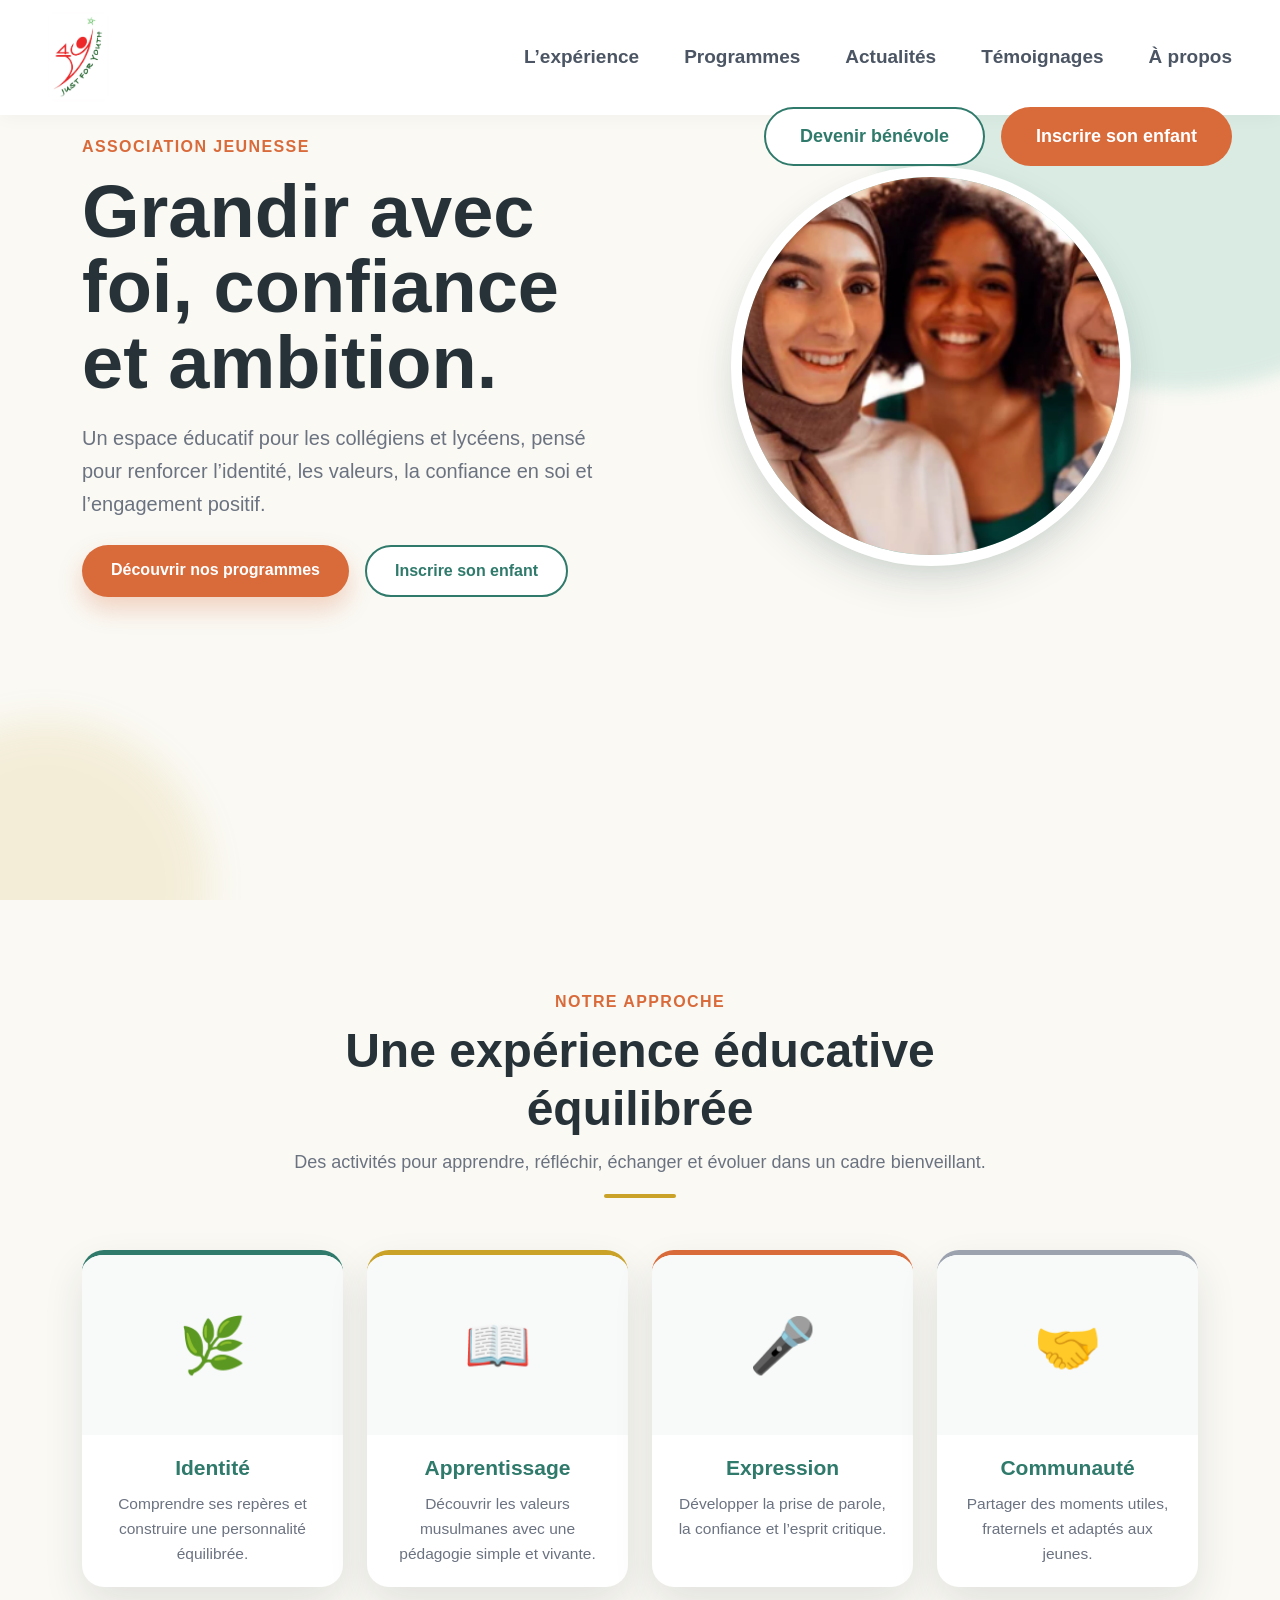
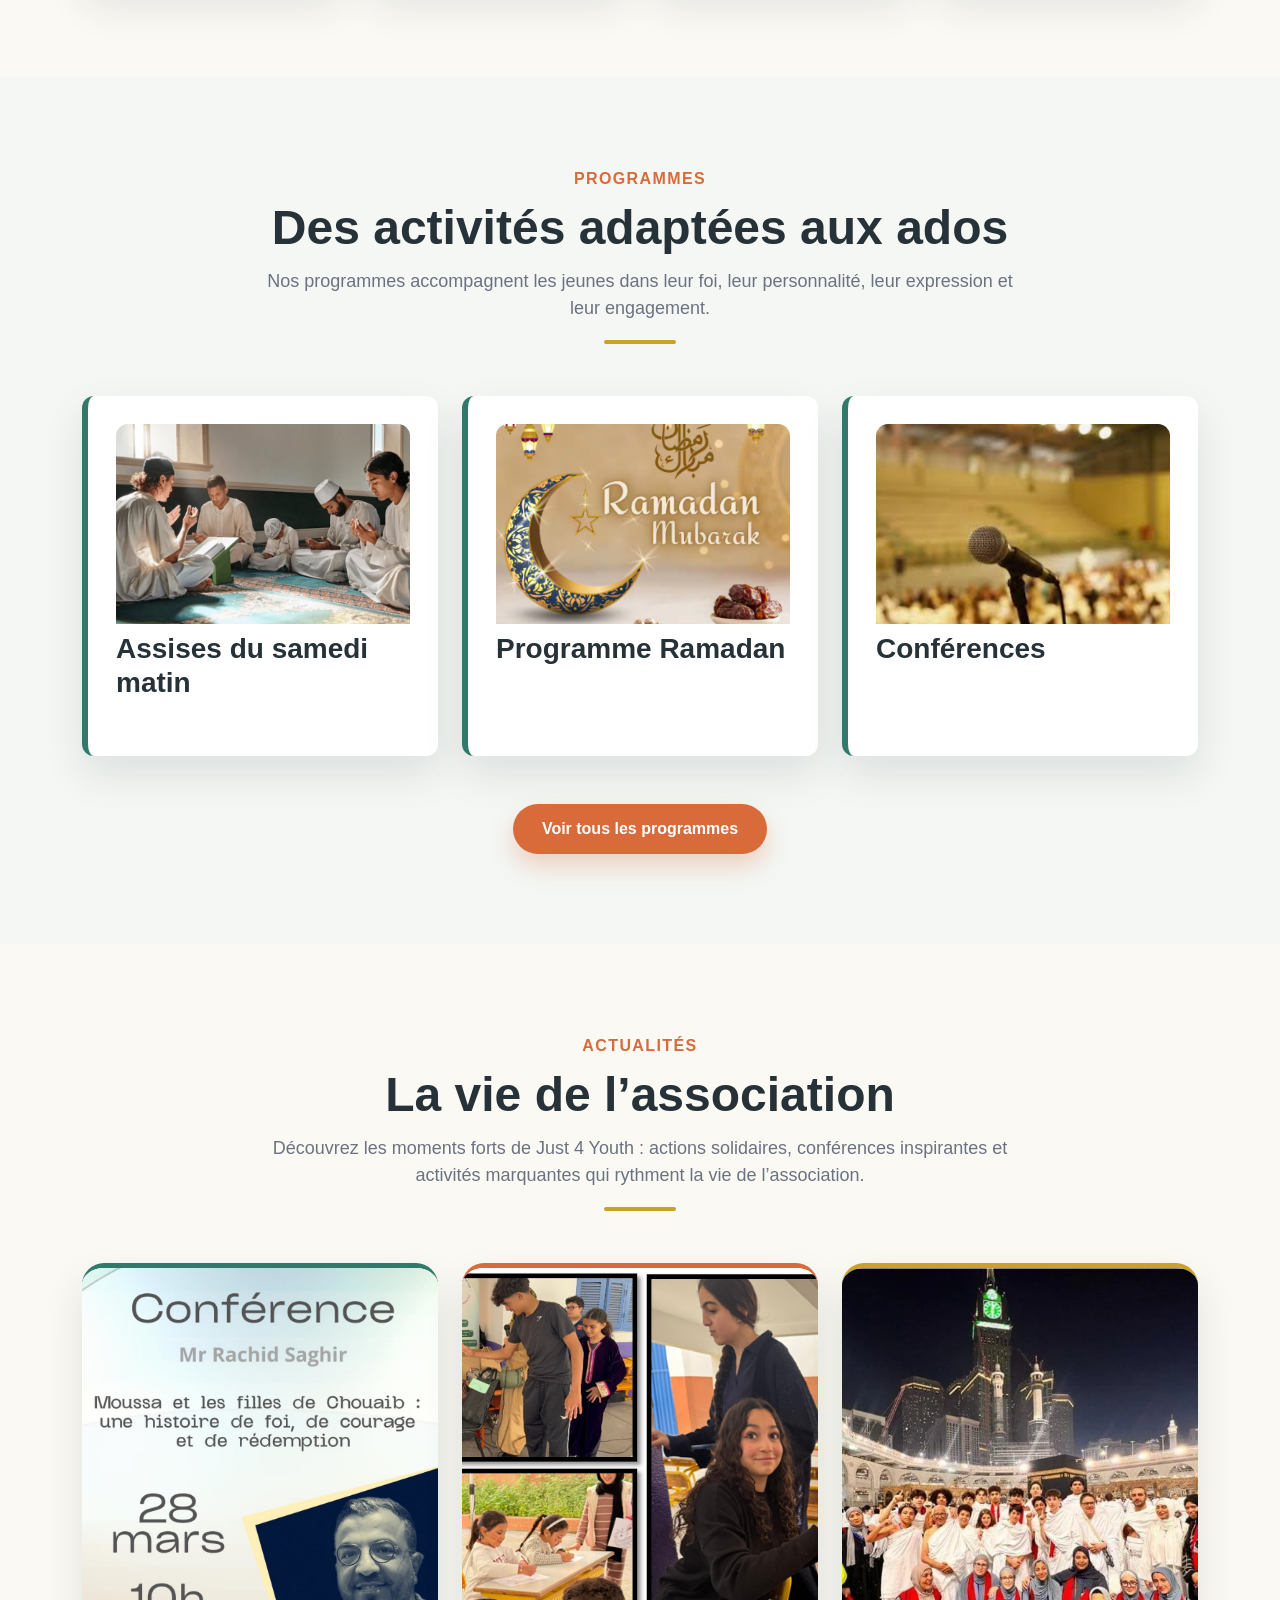
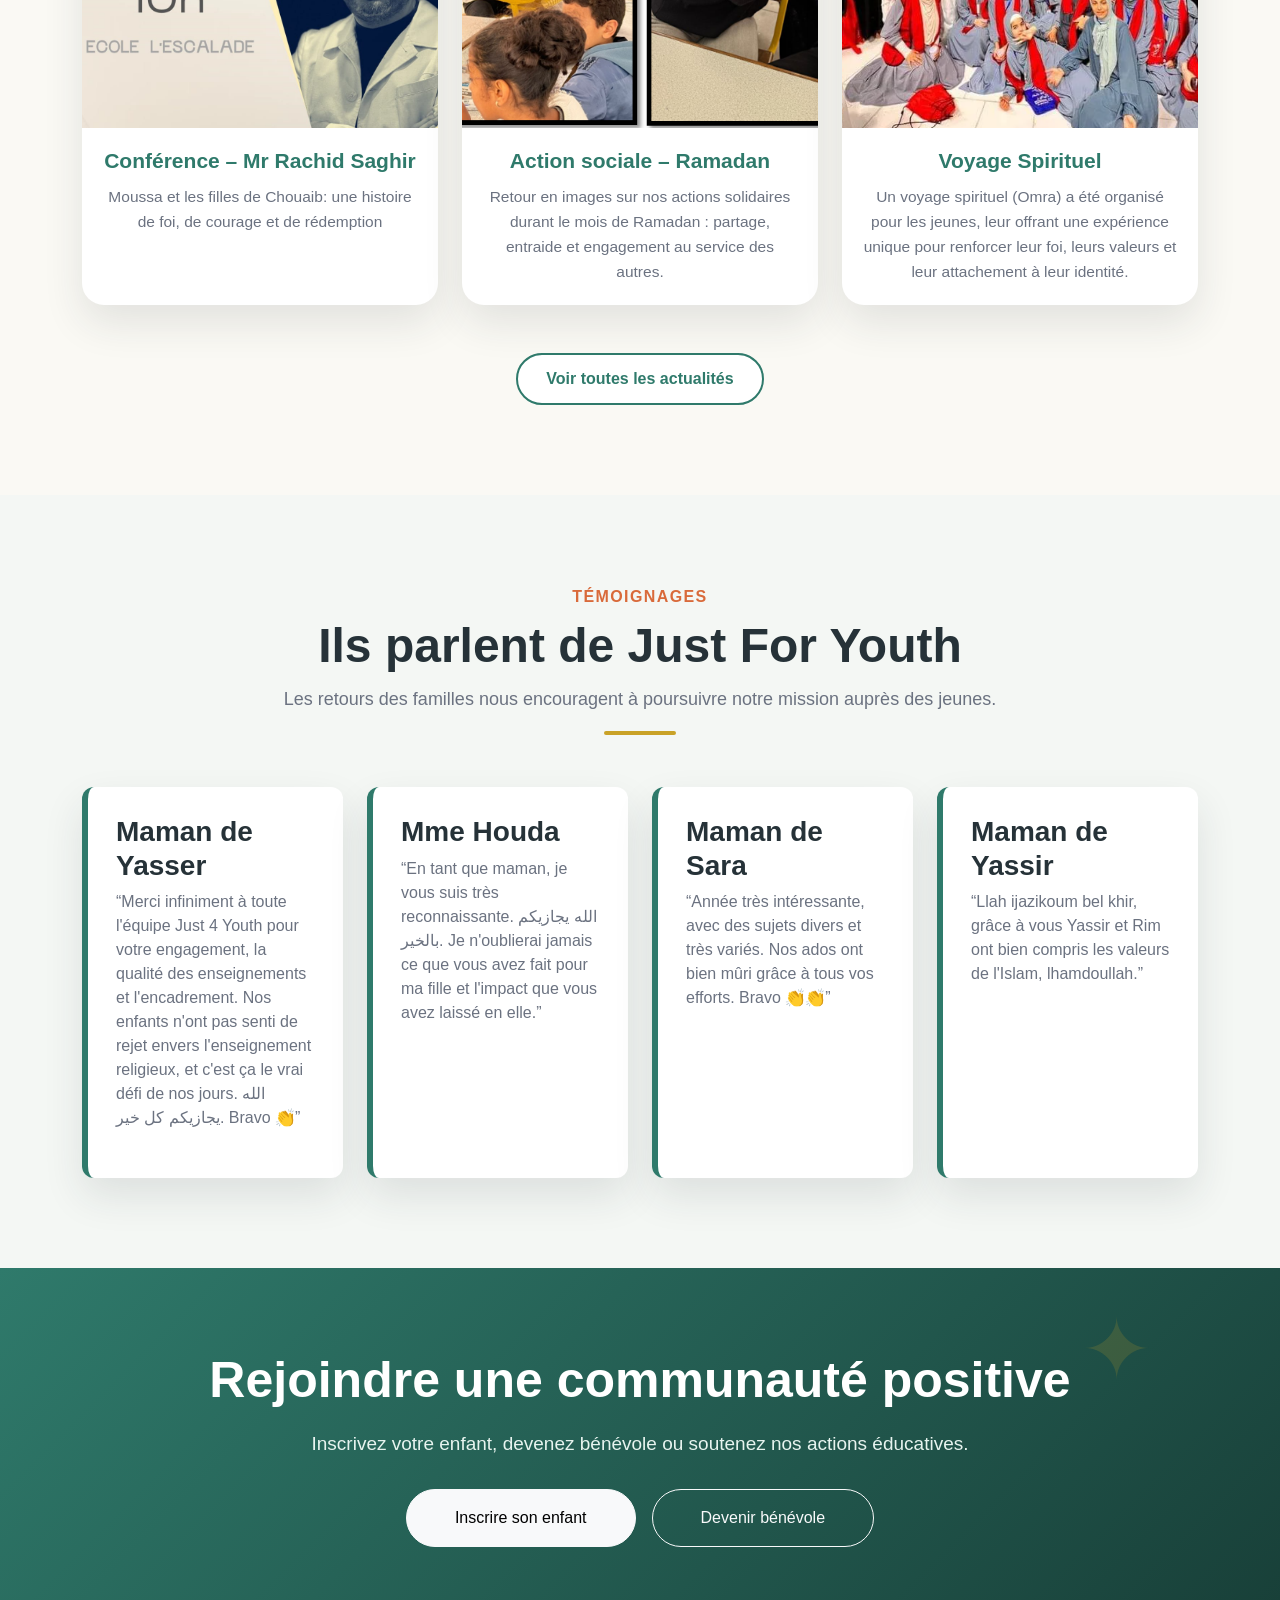
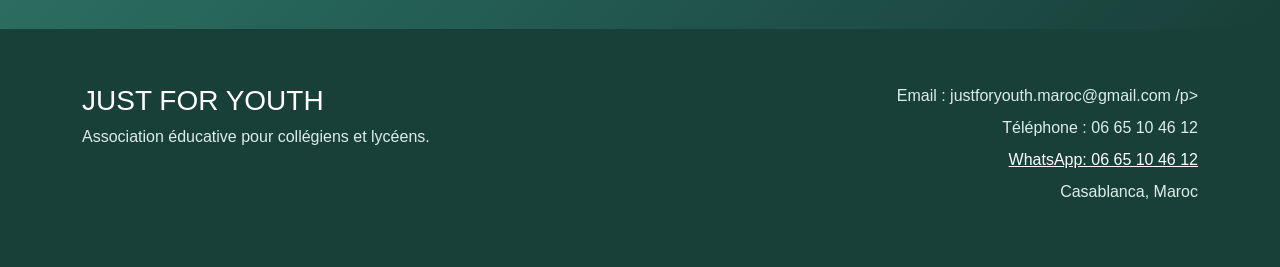
<file: index.html>
<!DOCTYPE html>
<html lang="fr">
<head>
  <meta charset="UTF-8" />
  <meta name="viewport" content="width=device-width, initial-scale=1.0" />
  <title>Just For Youth</title>

  <link href="https://cdn.jsdelivr.net/npm/bootstrap@5.3.3/dist/css/bootstrap.min.css" rel="stylesheet">
  <link rel="stylesheet" href="style.css">
</head>

<body>

<div class="offcanvas offcanvas-end mobile-menu" tabindex="-1" id="sidebarMenu">
  <div class="offcanvas-header">
    <img src="logo2.png" alt="Just For Youth" class="mobile-logo">
    <button type="button" class="btn-close" data-bs-dismiss="offcanvas"></button>
  </div>

  <div class="offcanvas-body">
    <a href="#experience" class="mobile-link" >L’expérience</a>
    <a href="programme.html" class="mobile-link" >Programmes</a>
    <a href="#actualites" class="mobile-link" >Actualités</a>
    <a href="#temoignages" class="mobile-link" >Témoignages</a>
    <a href="apropos.html" class="mobile-link">À propos</a>

    <div class="mobile-actions">
      <a href="benevole.html" class="btn btn-outline-nav w-100">Devenir bénévole</a>
      <a href="inscription.html" class="btn btn-fill-nav w-100">Inscrire son enfant</a>
    </div>
  </div>
</div>

<nav class="navbar custom-navbar fixed-top">
  <div class="container-fluid px-4 px-lg-5">

    <a class="navbar-brand logo" href="#accueil">
      <img src="logo2.png" alt="Just For Youth" class="logo-img">
    </a>

    <div class="nav-center d-none d-lg-flex">
      <a href="#experience">L’expérience</a>
      <a href="programme.html">Programmes</a>
      <a href="#actualites">Actualités</a>
      <a href="#temoignages">Témoignages</a>
      <a href="apropos.html">À propos</a>
    </div>

    <div class="nav-actions d-none d-lg-flex">
      <a href="benevole.html" class="btn btn-outline-nav">Devenir bénévole</a>
      <a href="inscription.html" class="btn btn-fill-nav">Inscrire son enfant</a>
    </div>

    <button class="burger-btn d-lg-none" type="button" data-bs-toggle="offcanvas" data-bs-target="#sidebarMenu">
      ☰
    </button>

  </div>
</nav>

<main id="accueil">

<section class="hero">
  <div class="hero-bg-shape"></div>
  <div class="hero-bg-shape-2"></div>

  <div class="container">
    <div class="row align-items-center g-5">
      <div class="col-lg-6 reveal hero-text">
        <span class="eyebrow">Association jeunesse</span>
        <h1>Grandir avec foi, confiance et ambition.</h1>
        <p>
          Un espace éducatif pour les collégiens et lycéens, pensé pour renforcer
          l’identité, les valeurs, la confiance en soi et l’engagement positif.
        </p>

        <div class="d-flex flex-wrap gap-3 mt-4">
          <a href="#programmes" class="btn btn-main">Découvrir nos programmes</a>
          <a href="inscription.html" class="btn btn-outline-custom">Inscrire son enfant</a>
        </div>
      </div>

      <div class="col-lg-6 reveal delay-1">
        <div class="hero-visual">
          <div class="hero-circle"></div>

          <img src="images/acceuil/acceuil1.png"
               alt="Jeunes en activité"
               class="hero-img">
        </div>
      </div>
    </div>
  </div>
</section>

<section id="experience" class="section">
  <div class="container">
    <div class="section-header reveal">
      <span class="eyebrow">Notre approche</span>
      <h2>Une expérience éducative équilibrée</h2>
      <p>
        Des activités pour apprendre, réfléchir, échanger et évoluer dans un cadre bienveillant.
      </p>
    </div>

    <div class="row g-4">
      <div class="col-md-6 col-lg-3 reveal">
        <div class="info-card card-green">
          <div class="info-card-img">🌿</div>
          <div class="info-card-body">
            <h3>Identité</h3>
            <p>Comprendre ses repères et construire une personnalité équilibrée.</p>
          </div>
        </div>
      </div>

      <div class="col-md-6 col-lg-3 reveal delay-1">
        <div class="info-card card-gold">
          <div class="info-card-img">📖</div>
          <div class="info-card-body">
            <h3>Apprentissage</h3>
            <p>Découvrir les valeurs musulmanes avec une pédagogie simple et vivante.</p>
          </div>
        </div>
      </div>

      <div class="col-md-6 col-lg-3 reveal delay-2">
        <div class="info-card card-orange">
          <div class="info-card-img">🎤</div>
          <div class="info-card-body">
            <h3>Expression</h3>
            <p>Développer la prise de parole, la confiance et l’esprit critique.</p>
          </div>
        </div>
      </div>

      <div class="col-md-6 col-lg-3 reveal delay-3">
        <div class="info-card card-soft">
          <div class="info-card-img">🤝</div>
          <div class="info-card-body">
            <h3>Communauté</h3>
            <p>Partager des moments utiles, fraternels et adaptés aux jeunes.</p>
          </div>
        </div>
      </div>
    </div>
  </div>
</section>

<section id="programmes" class="section light-section">
  <div class="container">
    <div class="section-header reveal">
      <span class="eyebrow">Programmes</span>
      <h2>Des activités adaptées aux ados</h2>
      <p>
        Nos programmes accompagnent les jeunes dans leur foi, leur personnalité,
        leur expression et leur engagement.
      </p>
    </div>

    <div class="row g-4">

      <div class="col-md-4 reveal">
        <div class="program-card program-blue h-100">
          <img src="images/acceuil/assises.png" class="program-img" alt="Assises du samedi matin">
          <div class="program-title">
            <h3 class="mt-2">Assises du samedi matin</h3>
          </div>
        </div>
      </div>
    
      <div class="col-md-4 reveal delay-1">
        <div class="program-card program-pink h-100">
          <img src="images/acceuil/ramadan.png" class="program-img" alt="Programme Ramadan">
          <div class="program-title">
            <h3 class="mt-2">Programme Ramadan</h3>
          </div>
        </div>
      </div>
    
      <div class="col-md-4 reveal delay-2">
        <div class="program-card program-orange h-100">
          <img src="images/acceuil/conferern.png" class="program-img" alt="Conférences">
          <div class="program-title">
            <h3 class="mt-2">Conférences</h3>
          </div>
        </div>
      </div>
    
    </div>
    <div class="text-center mt-5 reveal">
      <a href="programme.html" class="btn btn-main">Voir tous les programmes</a>
    </div>
  </div>
</section>

<section id="actualites" class="section">
  <div class="container">
    <div class="section-header reveal">
      <span class="eyebrow">Actualités</span>
      <h2>La vie de l’association</h2>
      <p>
        Découvrez les moments forts de Just 4 Youth : actions solidaires, conférences inspirantes et activités marquantes qui rythment la vie de l’association.
      </p>
    </div>
    <div class="row">
<div class="col-md-4 reveal">
  <div class="info-card card-green">
    <!-- IMAGE SEULE -->
    <div class="info-card-img " style="height: 460px;">
      <img src="images/conferences/IMG-20260326-WA0016.jpg" alt="Conférence Rachid Sghir">
    </div>
    <div class="info-card-body">
   
        <h3>Conférence – Mr Rachid Saghir </h3>
        <p>
Moussa et les filles de Chouaib: une histoire de foi, de courage et de rédemption
        </p>
     
    </div>
  </div>
</div>

      <div class="col-md-4 reveal delay-1">
        <div class="info-card card-orange">
          <div class="info-card-img" style="height: 460px;"><img src="images/actionSociale/action_sociale.png" alt=""></div>
          <div class="info-card-body">
            <h3>Action sociale – Ramadan</h3>
            <p>
              Retour en images sur nos actions solidaires durant le mois de Ramadan : partage, entraide et engagement au service des autres.
            </p>
          </div>
          
        </div>
      </div>

      <div class="col-md-4 reveal delay-2">
        <div class="info-card card-gold">
          <div class="info-card-img" style="height: 460px;"><img src="images/voyages_omra/OMRA.png" alt=""></div>
          <div class="info-card-body">
            <h3>Voyage Spirituel </h3>
            <p> Un voyage spirituel (Omra) a été organisé pour les jeunes, leur offrant une expérience unique 
              pour renforcer leur foi, leurs valeurs et leur attachement à leur identité.</p>
          </div>
        </div>
      </div>
    </div>

    <div class="text-center mt-5 reveal">
      <a href="actualites.html" class="btn btn-outline-custom">Voir toutes les actualités</a>
    </div>
  </div>
</section>


<section id="temoignages" class="section light-section">
  <div class="container">
    <div class="section-header reveal">
      <span class="eyebrow">Témoignages</span>
      <h2>Ils parlent de Just For Youth</h2>
      <p>
        Les retours des familles nous encouragent à poursuivre notre mission auprès des jeunes.
      </p>
    </div>

    <div class="row g-4">

      <div class="col-md-6 col-lg-3 reveal">
        <div class="program-card h-100 testimonial-card">
          <h3>Maman de Yasser</h3>
          <p>
            “Merci infiniment à toute l'équipe Just 4 Youth pour votre engagement, la qualité des enseignements et l'encadrement.
            Nos enfants n'ont pas senti de rejet envers l'enseignement religieux, et c'est ça le vrai défi de nos jours.
            الله يجازيكم كل خير. Bravo 👏”
          </p>
        </div>
      </div>

      <div class="col-md-6 col-lg-3 reveal delay-1">
        <div class="program-card h-100 testimonial-card">
          <h3>Mme Houda</h3>
          <p>
            “En tant que maman, je vous suis très reconnaissante.
            الله يجازيكم بالخير. Je n'oublierai jamais ce que vous avez fait pour ma fille et l'impact que vous avez laissé en elle.”
          </p>
        </div>
      </div>

      <div class="col-md-6 col-lg-3 reveal delay-2">
        <div class="program-card h-100 testimonial-card">
          <h3>Maman de Sara</h3>
          <p>
            “Année très intéressante, avec des sujets divers et très variés.
            Nos ados ont bien mûri grâce à tous vos efforts. Bravo 👏👏”
          </p>
        </div>
      </div>

      <div class="col-md-6 col-lg-3 reveal delay-3">
        <div class="program-card h-100 testimonial-card">
          <h3>Maman de Yassir</h3>
          <p>
            “Llah ijazikoum bel khir, grâce à vous Yassir et Rim ont bien compris les valeurs de l'Islam, lhamdoullah.”
          </p>
        </div>
      </div>

    </div>
  </div>
</section>

<section class="cta-section reveal">
  <div class="container text-center">
    <h2>Rejoindre une communauté positive</h2>
    <p>Inscrivez votre enfant, devenez bénévole ou soutenez nos actions éducatives.</p>

    <div class="d-flex justify-content-center gap-3 flex-wrap">
      <a href="inscription.html" class="btn btn-light rounded-pill px-5 py-3">Inscrire son enfant</a>
      <a href="benevole.html" class="btn btn-outline-light rounded-pill px-5 py-3">Devenir bénévole</a>
    </div>
  </div>
</section>

</main>

<footer id="contact" class="footer">
  <div class="container">
    <div class="row g-4">
      <div class="col-md-6">
        <h3>JUST FOR YOUTH</h3>
        <p>Association éducative pour collégiens et lycéens.</p>
      </div>

      <div class="col-md-6 text-md-end">
        <p>Email : justforyouth.maroc@gmail.com /p>
          <p>Téléphone : 06 65 10 46 12</p>
         <p> <a href="https://wa.me/212665104612" target="_blank" style="color:white">
            WhatsApp:  06 65 10 46 12
          </a></p>
        <p>Casablanca, Maroc</p>
      </div>
    </div>
  </div>
</footer>

<script>
  const reveals = document.querySelectorAll(".reveal");

  function revealOnScroll() {
    reveals.forEach((el) => {
      const elementTop = el.getBoundingClientRect().top;
      if (elementTop < window.innerHeight - 80) {
        el.classList.add("active");
      }
    });
  }

  window.addEventListener("scroll", revealOnScroll);
  window.addEventListener("load", revealOnScroll);
</script>

<script src="https://cdn.jsdelivr.net/npm/bootstrap@5.3.3/dist/js/bootstrap.bundle.min.js"></script>
<script>
  document.querySelectorAll('.mobile-link[href^="#"]').forEach(link => {
    link.addEventListener('click', function (e) {
      e.preventDefault();

      const targetId = this.getAttribute('href');
      const target = document.querySelector(targetId);

      const offcanvasElement = document.querySelector('#mobileMenu');
      const offcanvas = bootstrap.Offcanvas.getInstance(offcanvasElement);

      if (offcanvas) {
        offcanvas.hide();
      }

      setTimeout(() => {
        if (target) {
          target.scrollIntoView({
            behavior: 'smooth',
            block: 'start'
          });
        }
      }, 300);
    });
  });
</script>
</body>
</html>
</file>
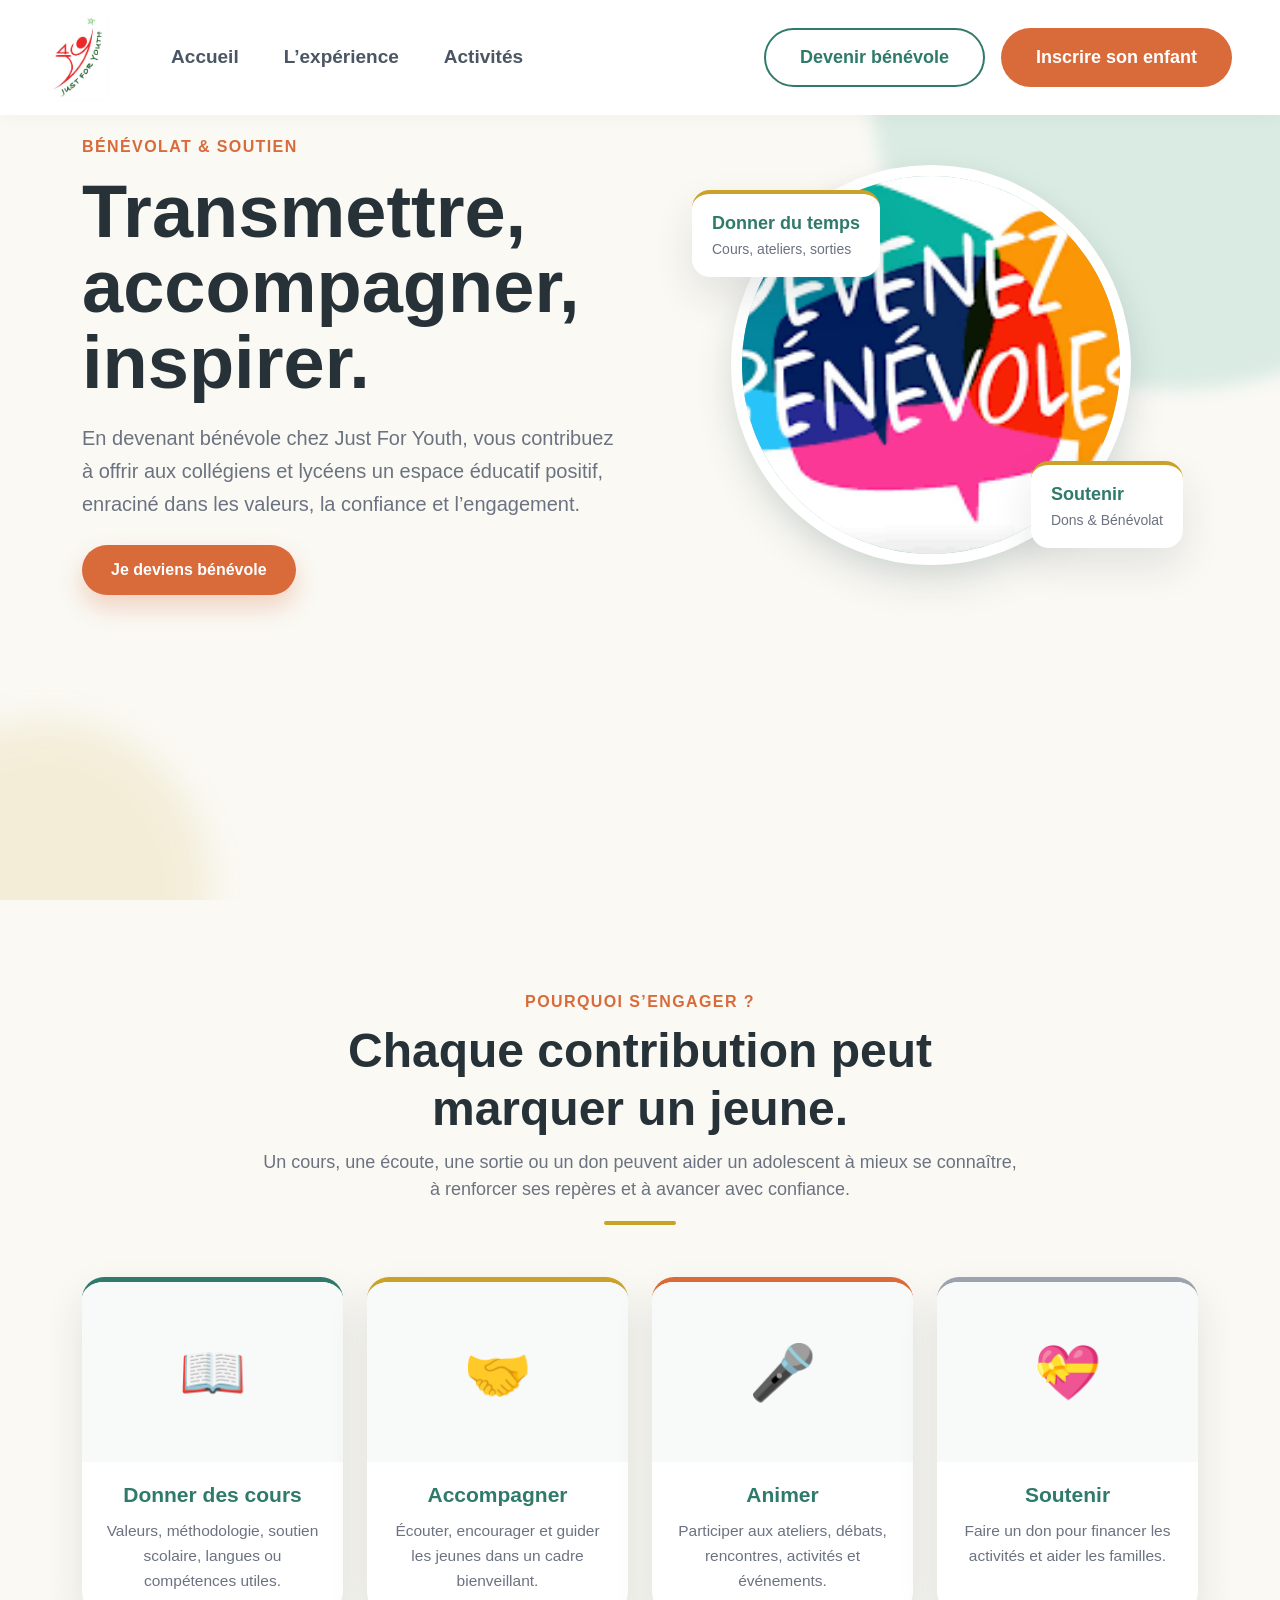
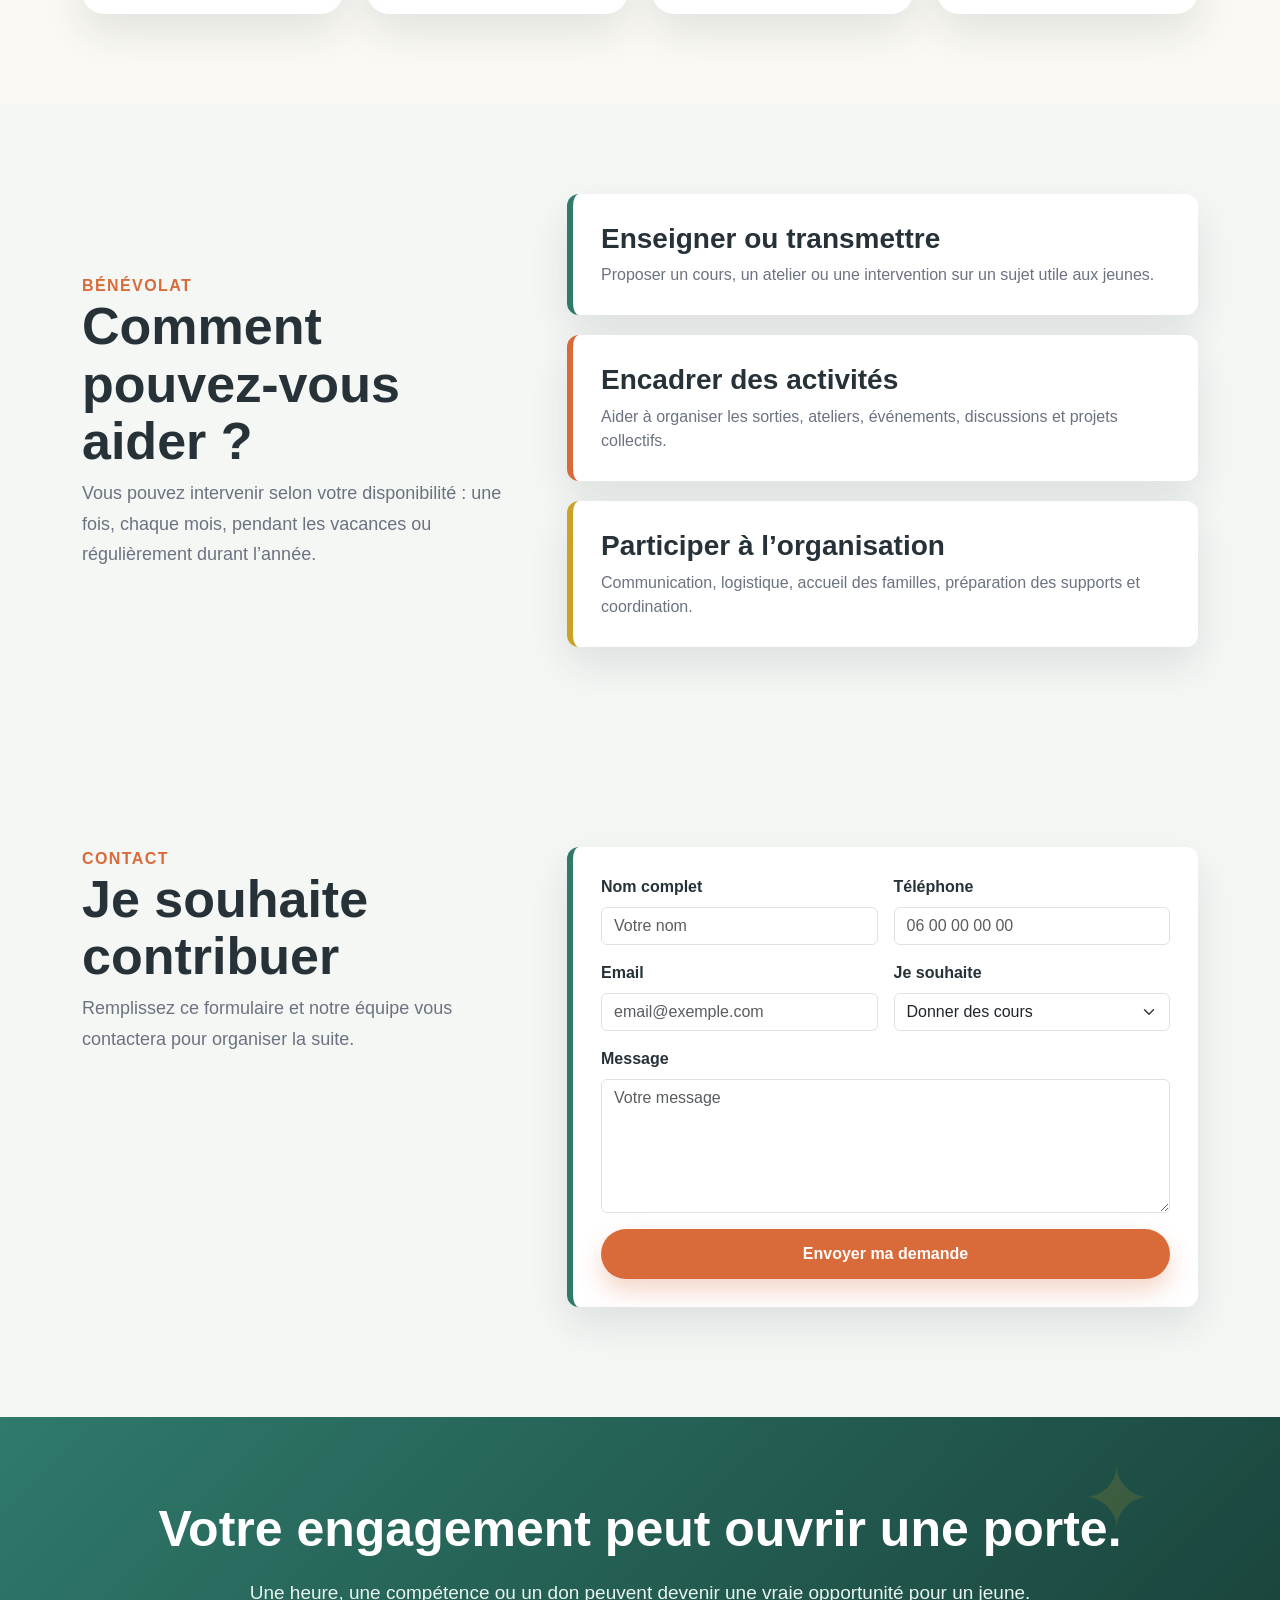
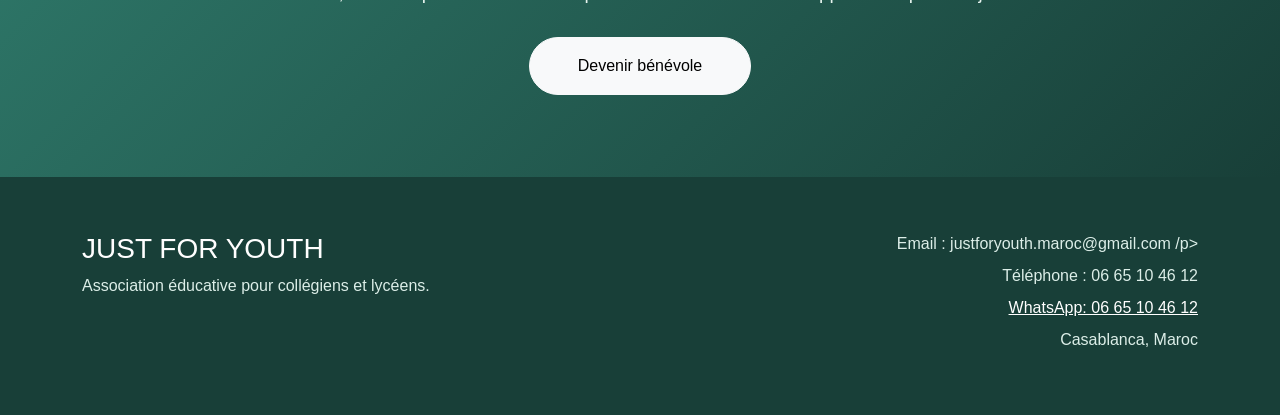
<file: benevole.html>
<!DOCTYPE html>
<html lang="fr">
<head>
  <meta charset="UTF-8" />
  <meta name="viewport" content="width=device-width, initial-scale=1.0" />
  <title>Devenir bénévole - Just For Youth</title>

  <link href="https://cdn.jsdelivr.net/npm/bootstrap@5.3.3/dist/css/bootstrap.min.css" rel="stylesheet">
  <link rel="stylesheet" href="style.css">
</head>

<body>

<nav class="navbar custom-navbar fixed-top">
  <div class="container-fluid px-4 px-lg-5">

    <a class="navbar-brand logo" href="index.html">
      <img src="logo2.png" alt="Just For Youth" class="logo-img">
    </a>

    <div class="nav-center d-none d-lg-flex">
      <a href="index.html">Accueil</a>
      <a href="index.html#experience">L’expérience</a>
      <a href="programme.html">Activités</a>

    </div>

    <div class="nav-actions d-none d-lg-flex">
      <a href="#benevole" class="btn btn-outline-nav">Devenir bénévole</a>
      <a href="#inscription" class="btn btn-fill-nav">Inscrire son enfant</a>
    </div>

    <button class="burger-btn d-lg-none" type="button" data-bs-toggle="offcanvas" data-bs-target="#mobileMenu">
      ☰
    </button>

  </div>
</nav>

<div class="offcanvas offcanvas-end mobile-menu" tabindex="-1" id="mobileMenu">
  <div class="offcanvas-header">
    <img src="logo2.png" alt="Just For Youth" class="mobile-logo">
    <button type="button" class="btn-close" data-bs-dismiss="offcanvas"></button>
  </div>

  <div class="offcanvas-body">
    <a href="index.html" class="mobile-link">Accueil</a>
    <a href="index.html#experience" class="mobile-link">L’expérience</a>
    <a href="index.html#programmes" class="mobile-link">Activités</a>


    <div class="mobile-actions">
      <a href="#benevole" class="btn btn-outline-nav w-100">Devenir bénévole</a>
      <a href="#inscription" class="btn btn-fill-nav w-100">Inscrire son enfant</a>
    </div>
  </div>
</div>

<main>

<section class="hero" id="benevole">
  <div class="hero-bg-shape"></div>
  <div class="hero-bg-shape-2"></div>

  <div class="container">
    <div class="row align-items-center g-5">
      <div class="col-lg-6 reveal hero-text">
        <span class="eyebrow">Bénévolat & soutien</span>
        <h1>Transmettre, accompagner, inspirer.</h1>
        <p>
          En devenant bénévole chez Just For Youth, vous contribuez à offrir aux collégiens
          et lycéens un espace éducatif positif, enraciné dans les valeurs, la confiance
          et l’engagement.
        </p>

        <div class="d-flex flex-wrap gap-3 mt-4">
          <a href="#formulaire" class="btn btn-main">Je deviens bénévole</a>
        </div>
      </div>

      <div class="col-lg-6 reveal delay-1">
        <div class="hero-visual">
          <div class="hero-circle"></div>

          <div class="hero-card card-1">
            <strong>Donner du temps</strong>
            <span>Cours, ateliers, sorties</span>
          </div>

          <div class="hero-card card-2">
            <strong>Soutenir</strong>
            <span>Dons & Bénévolat</span>
          </div>

          <img src='images/benevolat.png'
               alt="Bénévoles avec des jeunes"
               class="hero-img">
        </div>
      </div>
    </div>
  </div>
</section>

<section class="section">
  <div class="container">
    <div class="section-header reveal">
      <span class="eyebrow">Pourquoi s’engager ?</span>
      <h2>Chaque contribution peut marquer un jeune.</h2>
      <p>
        Un cours, une écoute, une sortie ou un don peuvent aider un adolescent à mieux
        se connaître, à renforcer ses repères et à avancer avec confiance.
      </p>
    </div>

    <div class="row g-4">
      <div class="col-md-6 col-lg-3 reveal">
        <div class="info-card card-green">
          <div class="info-card-img">📖</div>
          <div class="info-card-body">
            <h3>Donner des cours</h3>
            <p>Valeurs, méthodologie, soutien scolaire, langues ou compétences utiles.</p>
          </div>
        </div>
      </div>

      <div class="col-md-6 col-lg-3 reveal delay-1">
        <div class="info-card card-gold">
          <div class="info-card-img">🤝</div>
          <div class="info-card-body">
            <h3>Accompagner</h3>
            <p>Écouter, encourager et guider les jeunes dans un cadre bienveillant.</p>
          </div>
        </div>
      </div>

      <div class="col-md-6 col-lg-3 reveal delay-2">
        <div class="info-card card-orange">
          <div class="info-card-img">🎤</div>
          <div class="info-card-body">
            <h3>Animer</h3>
            <p>Participer aux ateliers, débats, rencontres, activités et événements.</p>
          </div>
        </div>
      </div>

      <div class="col-md-6 col-lg-3 reveal delay-3">
        <div class="info-card card-soft">
          <div class="info-card-img">💝</div>
          <div class="info-card-body">
            <h3>Soutenir</h3>
            <p>Faire un don pour financer les activités et aider les familles.</p>
          </div>
        </div>
      </div>
    </div>
  </div>
</section>

<section class="section light-section">
  <div class="container">
    <div class="row align-items-center g-5">

      <div class="col-lg-5 reveal">
        <span class="eyebrow">Bénévolat</span>
        <h2 class="big-title">Comment pouvez-vous aider ?</h2>
        <p class="text-muted-custom">
          Vous pouvez intervenir selon votre disponibilité : une fois, chaque mois,
          pendant les vacances ou régulièrement durant l’année.
        </p>
      </div>

      <div class="col-lg-7">
        <div class="program-card reveal">
          <h3>Enseigner ou transmettre</h3>
          <p>Proposer un cours, un atelier ou une intervention sur un sujet utile aux jeunes.</p>
        </div>

        <div class="program-card reveal delay-1">
          <h3>Encadrer des activités</h3>
          <p>Aider à organiser les sorties, ateliers, événements, discussions et projets collectifs.</p>
        </div>

        <div class="program-card reveal delay-2">
          <h3>Participer à l’organisation</h3>
          <p>Communication, logistique, accueil des familles, préparation des supports et coordination.</p>
        </div>
      </div>

    </div>
  </div>
</section>


<section id="formulaire" class="section light-section">
  <div class="container">
    <div class="row align-items-start g-5">

      <div class="col-lg-5 reveal">
        <span class="eyebrow">Contact</span>
        <h2 class="big-title">Je souhaite contribuer</h2>
        <p class="text-muted-custom">
          Remplissez ce formulaire et notre équipe vous contactera pour organiser la suite.
        </p>
      </div>

      <div class="col-lg-7 reveal delay-1">
        <div class="program-card">
        
            <form action="https://formspree.io/f/mvzdjknw" method="POST">
              <input type="hidden" name="_subject" value="Nouvelle demande de benevolat - Just For Youth">
            <div class="row g-3">
              <div class="col-md-6">
                <label class="form-label fw-bold">Nom complet</label>
                <input type="text" name= "Nom complet" class="form-control" placeholder="Votre nom">
              </div>

              <div class="col-md-6">
                <label class="form-label fw-bold">Téléphone</label>
                <input type="tel" name= "tel" class="form-control" placeholder="06 00 00 00 00">
              </div>

              <div class="col-md-6">
                <label class="form-label fw-bold">Email</label>
                <input type="email" name='email' class="form-control" placeholder="email@exemple.com">
              </div>

              <div class="col-md-6">
                <label class="form-label fw-bold">Je souhaite</label>
                <select class="form-select" name="je souhaite">
                  <option>Donner des cours</option>
                  <option>Faire un don</option>
                </select>
              </div>

              <div class="col-12">
                <label class="form-label fw-bold">Message</label>
                <textarea name ='message' class="form-control" rows="5" placeholder="Votre message"></textarea>
              </div>

              <div class="col-12">
                <button type="submit" class="btn btn-main w-100">Envoyer ma demande</button>
              </div>
            </div>
          </form>
        </div>
      </div>

    </div>
  </div>
</section>

<section class="cta-section reveal" id="inscription">
  <div class="container text-center">
    <h2>Votre engagement peut ouvrir une porte.</h2>
    <p>Une heure, une compétence ou un don peuvent devenir une vraie opportunité pour un jeune.</p>

    <div class="d-flex justify-content-center gap-3 flex-wrap">
      <a href="#formulaire" class="btn btn-light rounded-pill px-5 py-3">Devenir bénévole</a>

    </div>
  </div>
</section>

</main>

<footer class="footer">
  <div class="container">
    <div class="row g-4">
      <div class="col-md-6">
        <h3>JUST FOR YOUTH</h3>
        <p>Association éducative pour collégiens et lycéens.</p>
      </div>

      <div class="col-md-6 text-md-end">
        <p>Email : justforyouth.maroc@gmail.com /p>
          <p>Téléphone : 06 65 10 46 12</p>
          <p> <a href="https://wa.me/212665104612" target="_blank" style="color:white">
            WhatsApp:  06 65 10 46 12
          </a></p>
        <p>Casablanca, Maroc</p>
      </div>
    </div>
  </div>
</footer>

<script>
  const reveals = document.querySelectorAll(".reveal");

  function revealOnScroll() {
    reveals.forEach((el) => {
      const elementTop = el.getBoundingClientRect().top;
      if (elementTop < window.innerHeight - 80) {
        el.classList.add("active");
      }
    });
  }

  window.addEventListener("scroll", revealOnScroll);
  window.addEventListener("load", revealOnScroll);
</script>
<script>
  const form = document.querySelector("form");

  form.addEventListener("submit", async function(e) {
    e.preventDefault(); // empêche rechargement

    const data = new FormData(form);

    const response = await fetch(form.action, {
      method: "POST",
      body: data,
      headers: {
        'Accept': 'application/json'
      }
    });

    if (response.ok) {
      alert("Merci pour votre inscription ! Nous vous contacterons très bientôt.");
      form.reset();
    } else {
      alert("Une erreur est survenue. Veuillez réessayer.");
    }
  });
</script>

<script src="https://cdn.jsdelivr.net/npm/bootstrap@5.3.3/dist/js/bootstrap.bundle.min.js"></script>

</body>
</html>
</file>
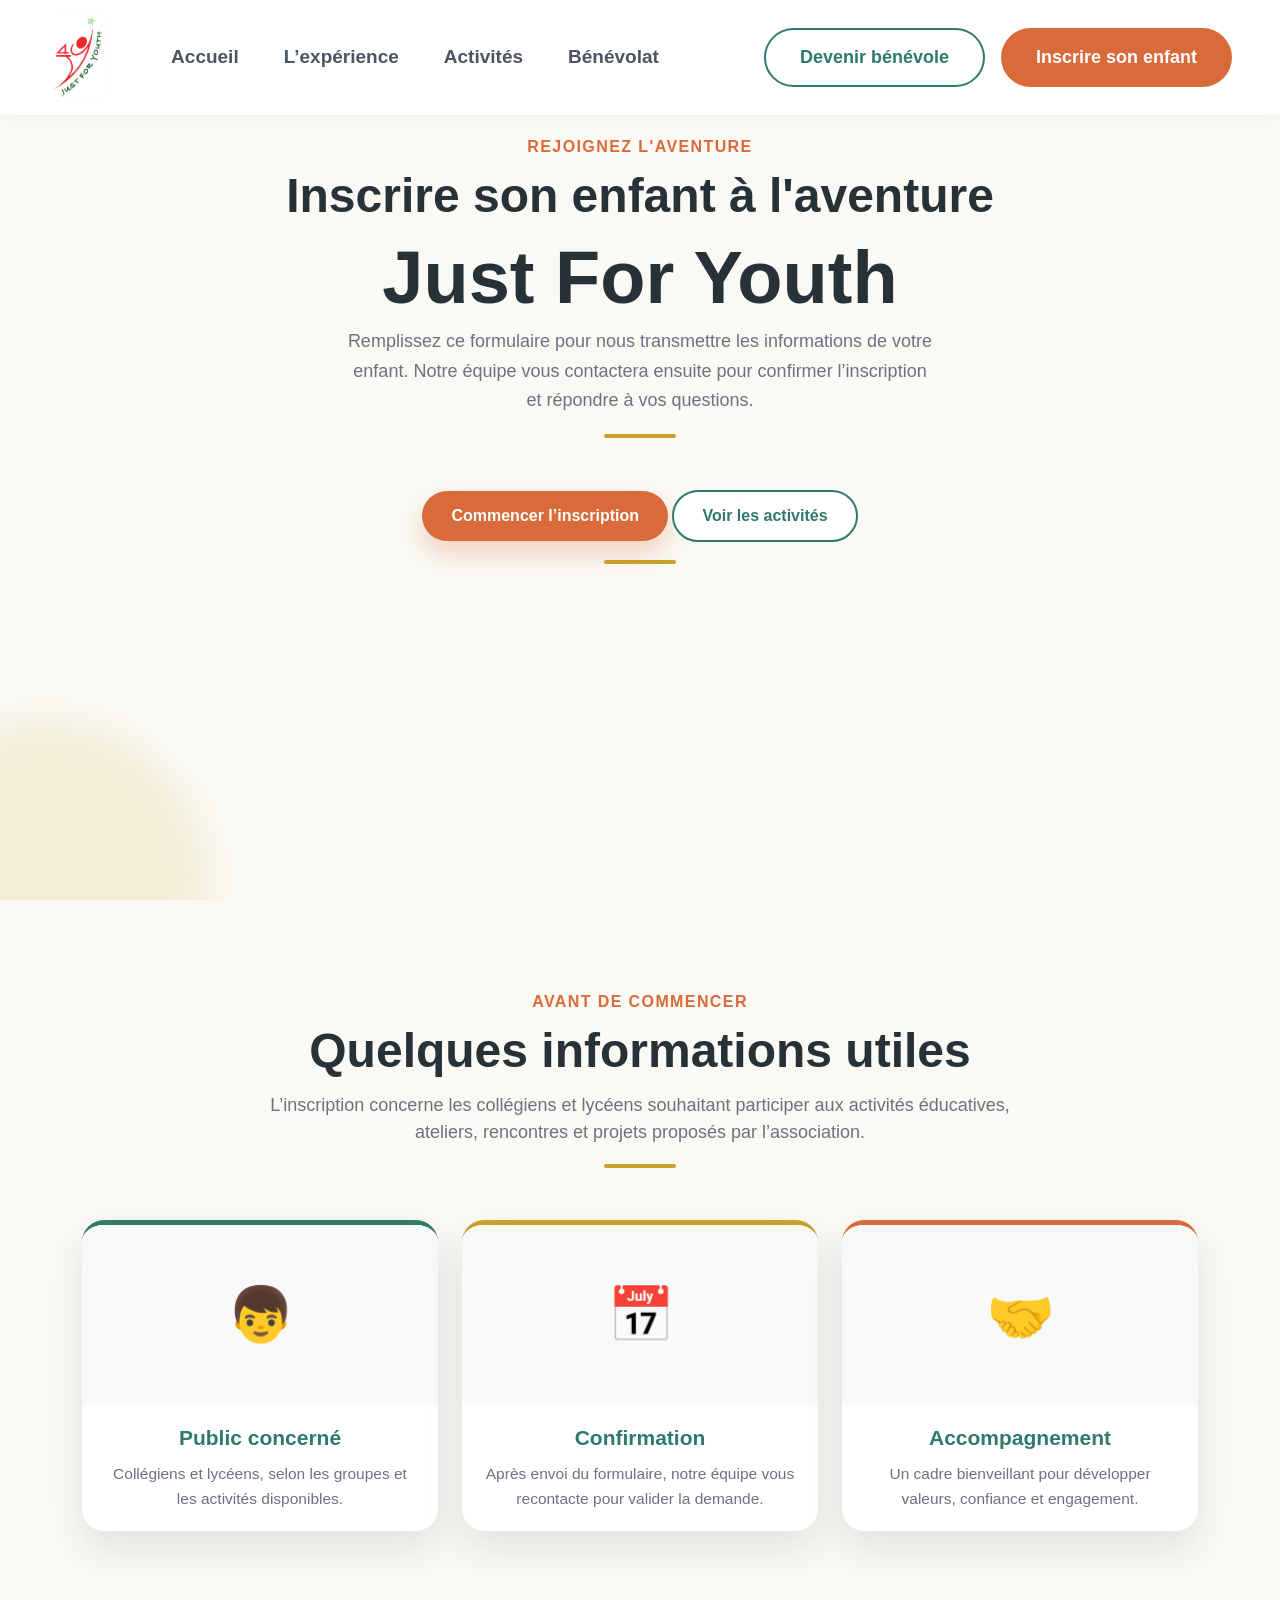
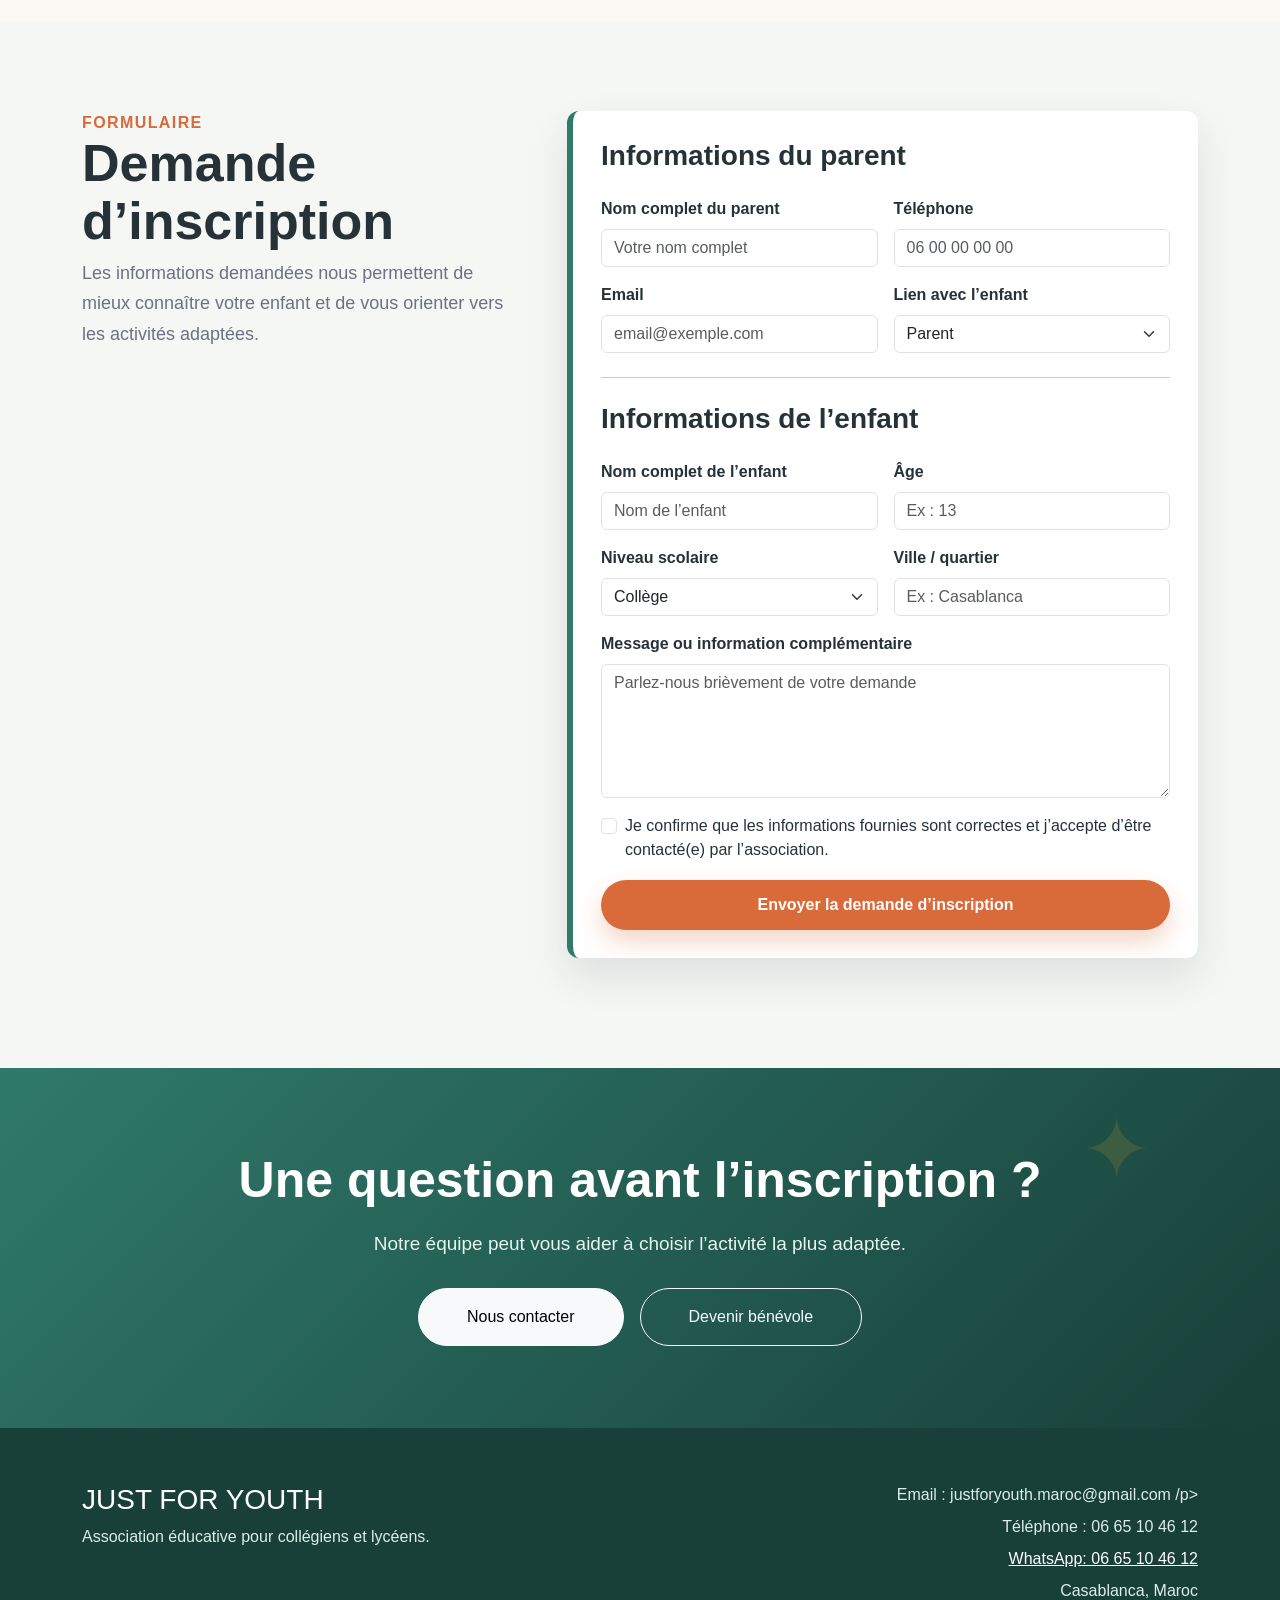
<file: inscription.html>
<!DOCTYPE html>
<html lang="fr">
<head>
  <meta charset="UTF-8" />
  <meta name="viewport" content="width=device-width, initial-scale=1.0" />
  <title>Inscrire son enfant - Just For Youth</title>

  <link href="https://cdn.jsdelivr.net/npm/bootstrap@5.3.3/dist/css/bootstrap.min.css" rel="stylesheet">
  <link rel="stylesheet" href="style.css">
</head>

<body>

<nav class="navbar custom-navbar fixed-top">
  <div class="container-fluid px-4 px-lg-5">

    <a class="navbar-brand logo" href="index.html">
      <img src="logo2.png" alt="Just For Youth" class="logo-img">
    </a>

    <div class="nav-center d-none d-lg-flex">
      <a href="index.html">Accueil</a>
      <a href="index.html#experience">L’expérience</a>
      <a href="programme.html">Activités</a>
      <a href="benevole.html">Bénévolat</a>
    </div>

    <div class="nav-actions d-none d-lg-flex">
      <a href="benevole.html" class="btn btn-outline-nav">Devenir bénévole</a>
      <a href="inscription.html" class="btn btn-fill-nav">Inscrire son enfant</a>
    </div>

    <button class="burger-btn d-lg-none" type="button" data-bs-toggle="offcanvas" data-bs-target="#mobileMenu">
      ☰
    </button>

  </div>
</nav>

<div class="offcanvas offcanvas-end mobile-menu" tabindex="-1" id="mobileMenu">
  <div class="offcanvas-header">
    <img src="logo2.png" alt="Just For Youth" class="mobile-logo">
    <button type="button" class="btn-close" data-bs-dismiss="offcanvas"></button>
  </div>

  <div class="offcanvas-body">
    <a href="index.html" class="mobile-link">Accueil</a>
    <a href="index.html#experience" class="mobile-link">L’expérience</a>
    <a href="programme.html" class="mobile-link">Activités</a>
    <a href="benevole.html" class="mobile-link">Bénévolat</a>

    <div class="mobile-actions">
      <a href="benevole.html" class="btn btn-outline-nav w-100">Devenir bénévole</a>
      <a href="inscription.html" class="btn btn-fill-nav w-100">Inscrire son enfant</a>
    </div>
  </div>
</div>

<main>

<section class="hero">
  <div class="hero-bg-shape-2"></div>

  <div class="container">
    <div class="section-header reveal">

        <span class="eyebrow">Rejoignez l'aventure</span>
        <h2>Inscrire son enfant à l'aventure </h2>

        <h1>Just For Youth</h1>
        <p class="section-header reveal">
          Remplissez ce formulaire pour nous transmettre les informations de votre enfant.
          Notre équipe vous contactera ensuite pour confirmer l’inscription et répondre à vos questions.
        </p>

        <div class="class="section-header reveal"">
          <a href="#formulaire" class="btn btn-main">Commencer l’inscription</a>
          <a href="programme.html" class="btn btn-outline-custom">Voir les activités</a>
     
      </div>



        </div>
      </div>

    </div>
  </div>
</section>

<section class="section">
  <div class="container">
    <div class="section-header reveal">
      <span class="eyebrow">Avant de commencer</span>
      <h2>Quelques informations utiles</h2>
      <p>
        L’inscription concerne les collégiens et lycéens souhaitant participer aux activités éducatives,
        ateliers, rencontres et projets proposés par l’association.
      </p>
    </div>

    <div class="row g-4">
      <div class="col-md-4 reveal">
        <div class="info-card card-green">
          <div class="info-card-img">👦</div>
          <div class="info-card-body">
            <h3>Public concerné</h3>
            <p>Collégiens et lycéens, selon les groupes et les activités disponibles.</p>
          </div>
        </div>
      </div>

      <div class="col-md-4 reveal delay-1">
        <div class="info-card card-gold">
          <div class="info-card-img">📅</div>
          <div class="info-card-body">
            <h3>Confirmation</h3>
            <p>Après envoi du formulaire, notre équipe vous recontacte pour valider la demande.</p>
          </div>
        </div>
      </div>

      <div class="col-md-4 reveal delay-2">
        <div class="info-card card-orange">
          <div class="info-card-img">🤝</div>
          <div class="info-card-body">
            <h3>Accompagnement</h3>
            <p>Un cadre bienveillant pour développer valeurs, confiance et engagement.</p>
          </div>
        </div>
      </div>
    </div>
  </div>
</section>

<section id="formulaire" class="section light-section">
  <div class="container">
    <div class="row align-items-start g-5">

      <div class="col-lg-5 reveal">
        <span class="eyebrow">Formulaire</span>
        <h2 class="big-title">Demande d’inscription</h2>
        <p class="text-muted-custom">
          Les informations demandées nous permettent de mieux connaître votre enfant
          et de vous orienter vers les activités adaptées.
        </p>
      </div>

      <div class="col-lg-7 reveal delay-1">
        <div class="program-card">
          <form action="https://formspree.io/f/mvzdjknw" method="POST">
            <input type="hidden" name="_subject" value="Nouvelle demande d'inscription - Just For Youth">
            <h3 class="mb-4">Informations du parent</h3>

            <div class="row g-3">
              <div class="col-md-6">
                <label class="form-label fw-bold">Nom complet du parent</label>
                <input type="text" class="form-control" id="name_parent" name="name_parent" required placeholder="Votre nom complet">
              </div>

              <div class="col-md-6">
                <label class="form-label fw-bold">Téléphone</label>
                <input type="tel" id="tel_parent" name="tel_parent" class="form-control" required placeholder="06 00 00 00 00">
              </div>

              <div class="col-md-6">
                <label class="form-label fw-bold">Email</label>
                <input type="email"  id="email" name="email" class="form-control" placeholder="email@exemple.com">
              </div>

              <div class="col-md-6">
                <label class="form-label fw-bold">Lien avec l’enfant</label>
                <select class="form-select" id="lien_parental" name="lien_parental">
                  <option>Parent</option>
                  <option>Tuteur / tutrice</option>
                  <option>Autre</option>
                </select>
              </div>
            </div>

            <hr class="my-4">

            <h3 class="mb-4">Informations de l’enfant</h3>

            <div class="row g-3">
              <div class="col-md-6">
                <label class="form-label fw-bold">Nom complet de l’enfant</label>
                <input type="text" id="name_enfant" name="name_enfant" required class="form-control" placeholder="Nom de l’enfant">
              </div>

              <div class="col-md-6">
                <label class="form-label fw-bold">Âge</label>
                <input type="number" name="age_enfant" required id="age_enfant" class="form-control" placeholder="Ex : 13">
              </div>

              <div class="col-md-6">
                <label class="form-label fw-bold">Niveau scolaire</label>
                <select class="form-select" id="niveau_scolaire"  required name="niveau_scolaire">
                  <option>Collège</option>
                  <option>Lycée</option>
                  <option>Autre</option>
                </select>
              </div>

              <div class="col-md-6">
                <label class="form-label fw-bold">Ville / quartier</label>
                <input type="text" class="form-control"  name="ville" placeholder="Ex : Casablanca">
              </div>

            

              <div class="col-12">
                <label class="form-label fw-bold">Message ou information complémentaire</label>
                <textarea class="form-control" rows="5" name="message" placeholder="Parlez-nous brièvement de votre demande"></textarea>
              </div>

              <div class="col-12">
                <div class="form-check">
                  <input class="form-check-input" type="checkbox" id="autorisation" name="autorisation">
                  <label class="form-check-label" for="autorisation">
                    Je confirme que les informations fournies sont correctes et j’accepte d’être contacté(e) par l’association.
                  </label>
                </div>
              </div>

              <div class="col-12">
                <button type="submit" class="btn btn-main w-100">
                  Envoyer la demande d’inscription
                </button>
              </div>
            </div>
          </form>
        </div>
      </div>

    </div>
  </div>
</section>

<section class="cta-section reveal">
  <div class="container text-center">
    <h2>Une question avant l’inscription ?</h2>
    <p>Notre équipe peut vous aider à choisir l’activité la plus adaptée.</p>

    <div class="d-flex justify-content-center gap-3 flex-wrap">
      <a href="index.html#contact" class="btn btn-light rounded-pill px-5 py-3">Nous contacter</a>
      <a href="benevole.html" class="btn btn-outline-light rounded-pill px-5 py-3">Devenir bénévole</a>
    </div>
  </div>
</section>

</main>

<footer class="footer">
  <div class="container">
    <div class="row g-4">
      <div class="col-md-6">
        <h3>JUST FOR YOUTH</h3>
        <p>Association éducative pour collégiens et lycéens.</p>
      </div>

      <div class="col-md-6 text-md-end">
        <p>Email : justforyouth.maroc@gmail.com /p>
        <p>Téléphone : 06 65 10 46 12</p>
        <p> <a href="https://wa.me/212665104612" target="_blank" style="color:white">
          WhatsApp:  06 65 10 46 12
        </a></p>
        <p>Casablanca, Maroc</p>
      </div>
    </div>
  </div>
</footer>

<script>
  const reveals = document.querySelectorAll(".reveal");

  function revealOnScroll() {
    reveals.forEach((el) => {
      const elementTop = el.getBoundingClientRect().top;
      if (elementTop < window.innerHeight - 80) {
        el.classList.add("active");
      }
    });
  }

  window.addEventListener("scroll", revealOnScroll);
  window.addEventListener("load", revealOnScroll);
</script>

<script src="https://cdn.jsdelivr.net/npm/bootstrap@5.3.3/dist/js/bootstrap.bundle.min.js"></script>
<script>
  const form = document.querySelector("form");

  form.addEventListener("submit", async function(e) {
    e.preventDefault(); // empêche rechargement

    const data = new FormData(form);

    const response = await fetch(form.action, {
      method: "POST",
      body: data,
      headers: {
        'Accept': 'application/json'
      }
    });

    if (response.ok) {
      alert("Merci pour votre inscription ! Nous vous contacterons très bientôt.");
      form.reset();
    } else {
      alert("Une erreur est survenue. Veuillez réessayer.");
    }
  });
</script>
</body>
</html>
</file>
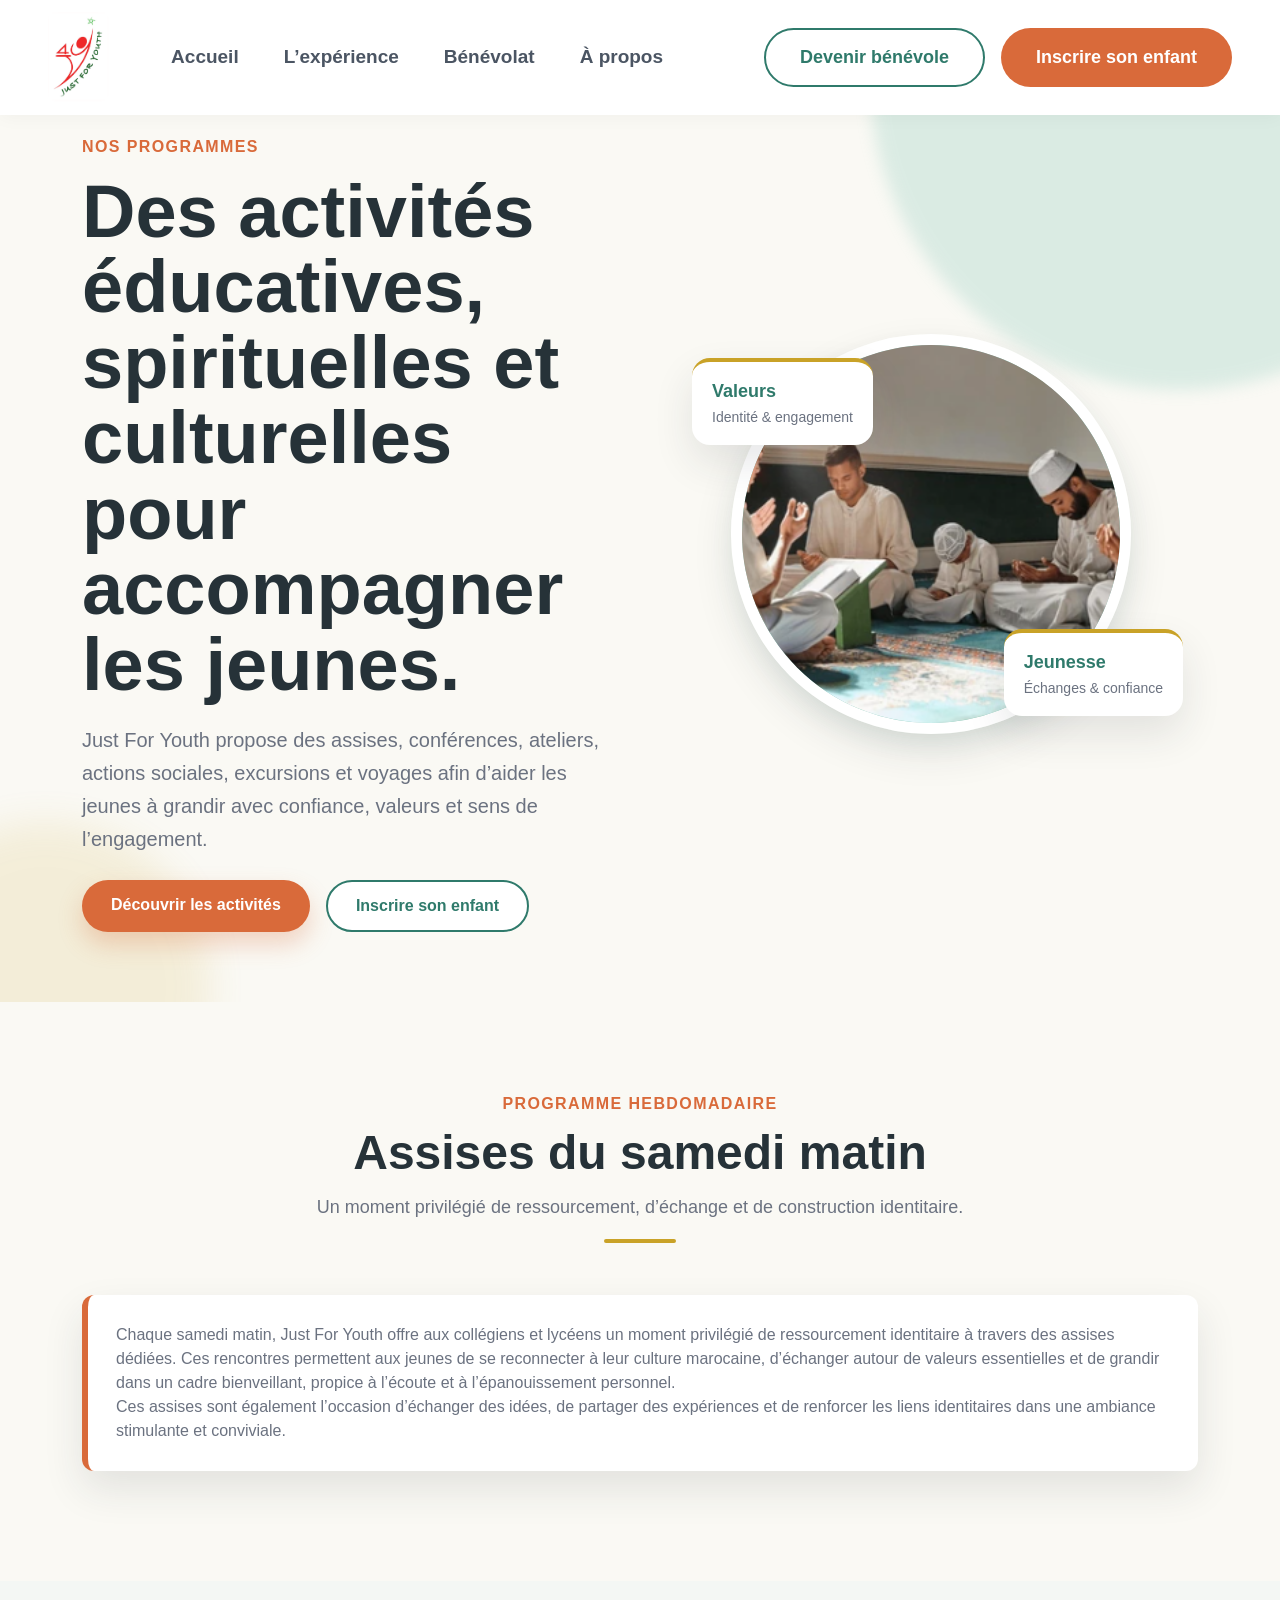
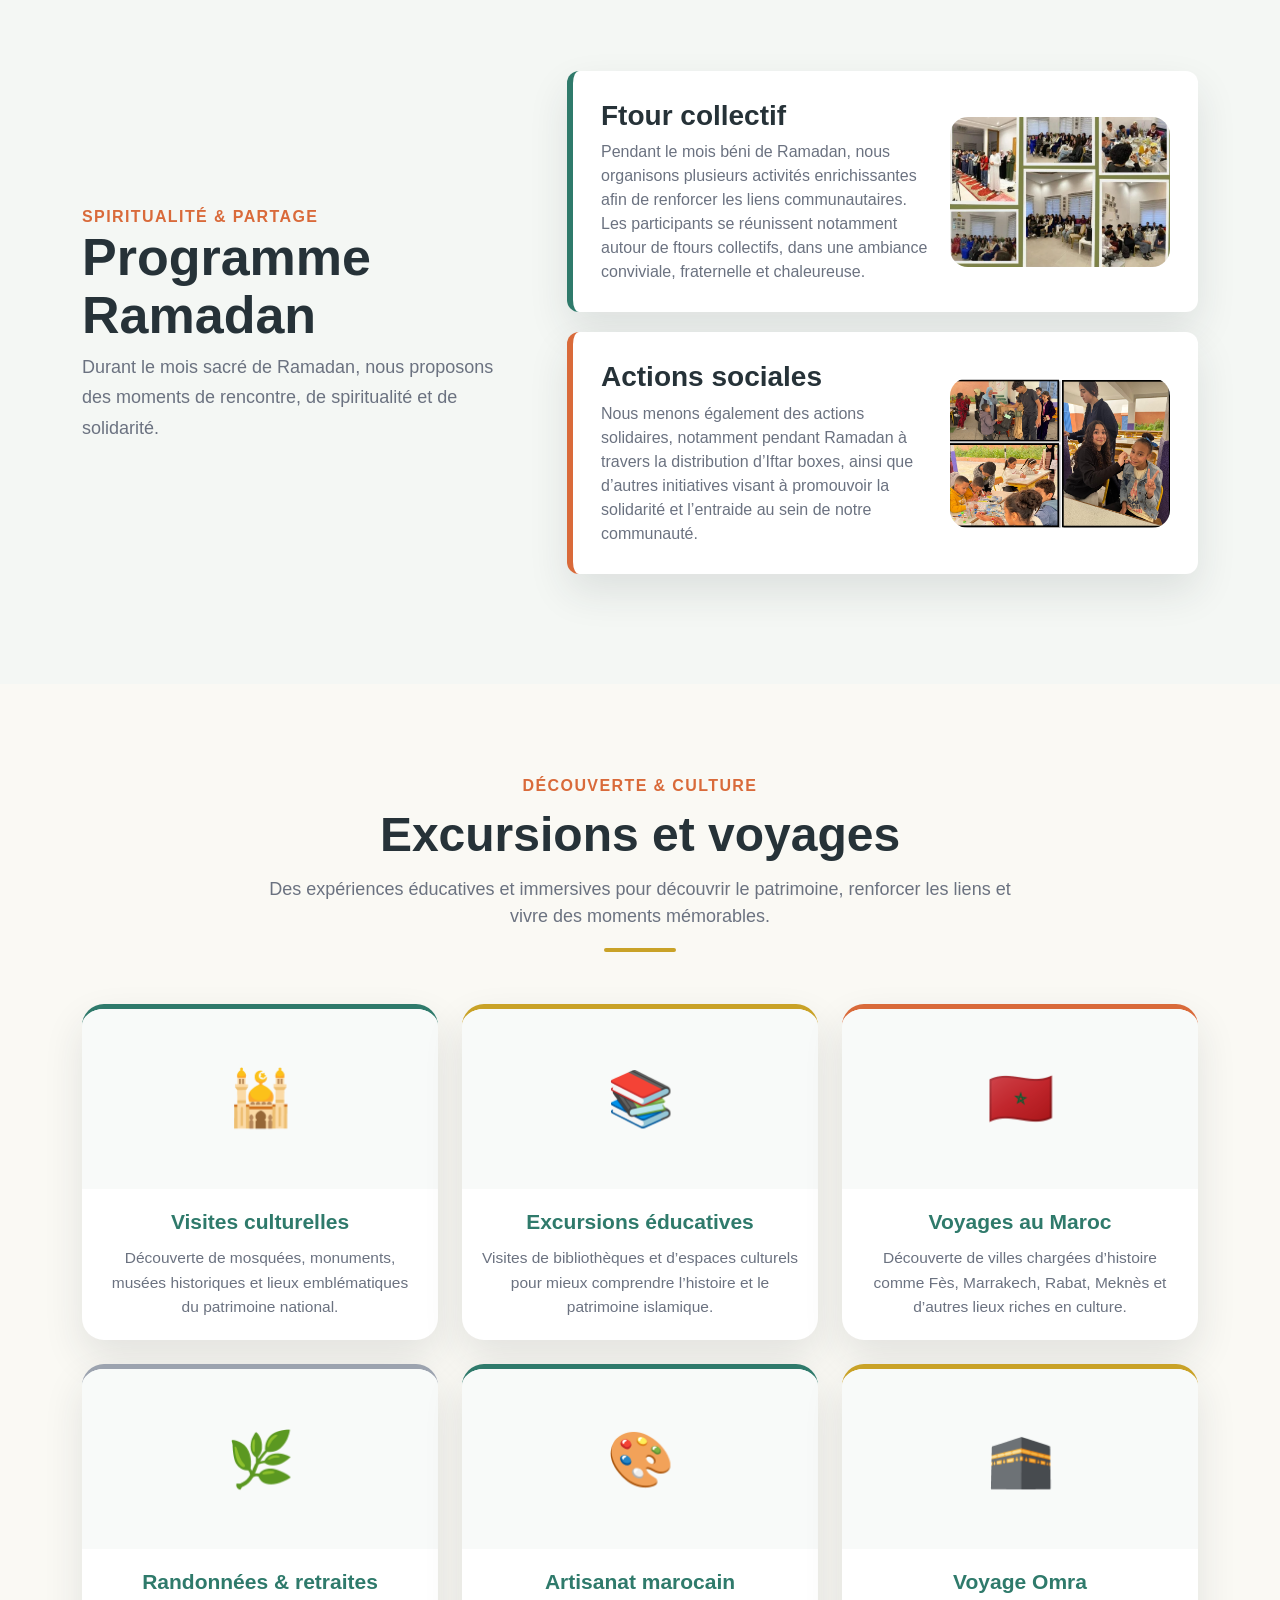
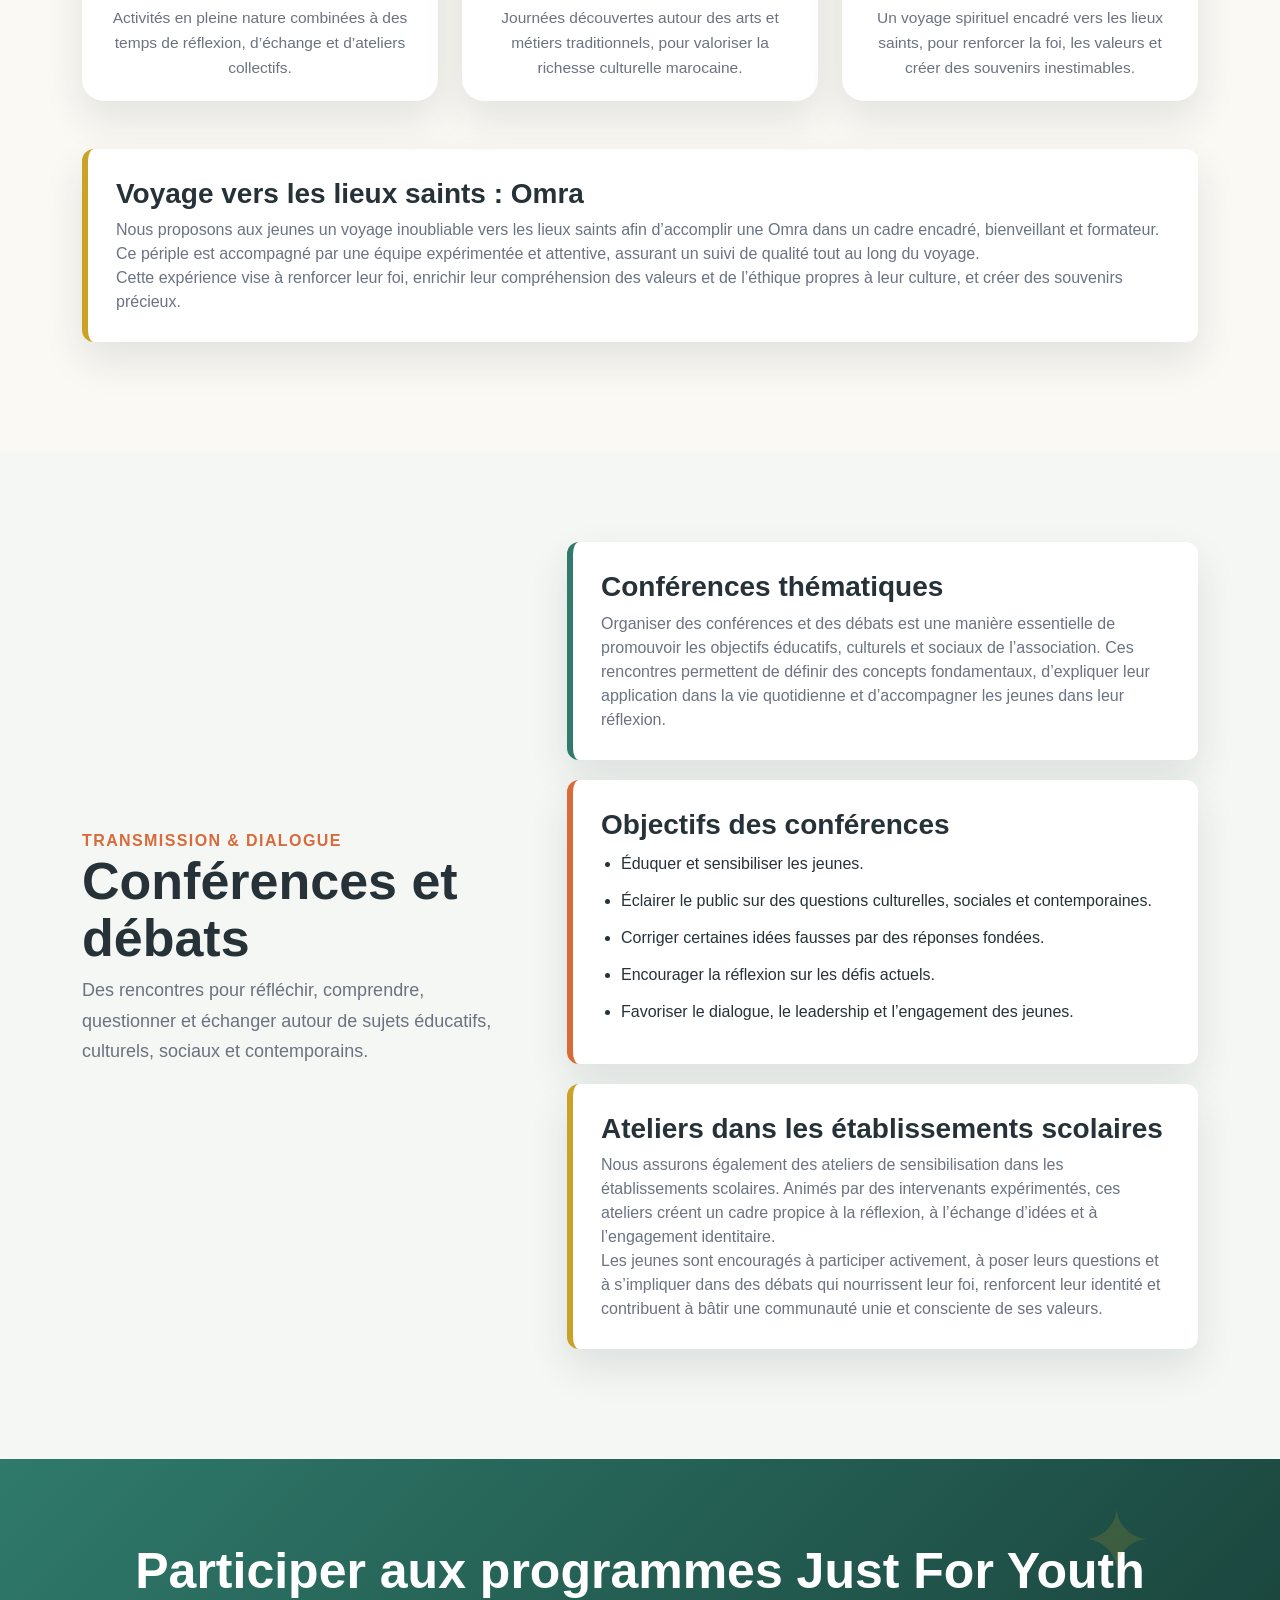
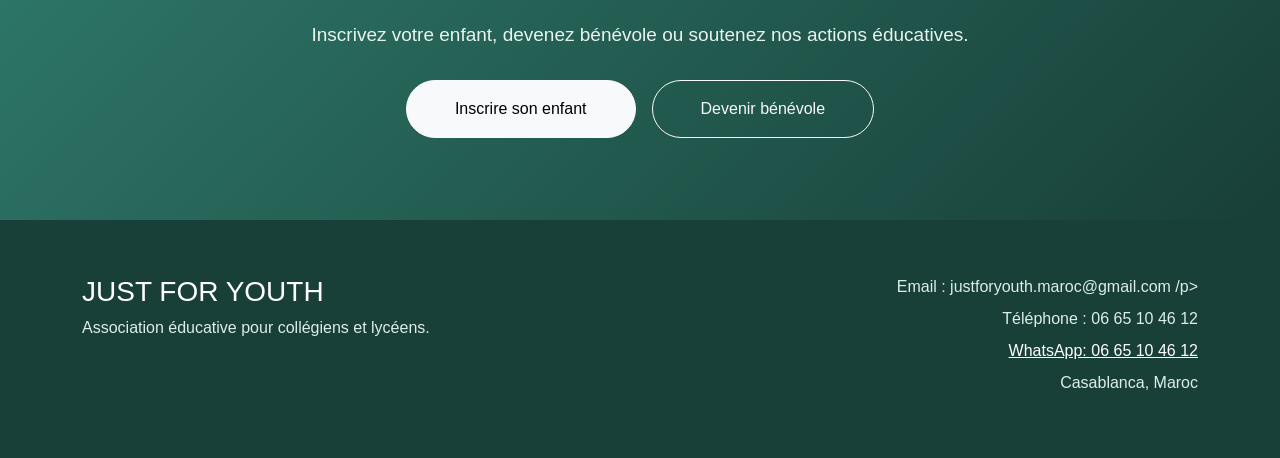
<file: programme.html>
<!doctype html>
<html lang="fr">
<head>
  <meta charset="UTF-8" />
  <meta name="viewport" content="width=device-width, initial-scale=1.0" />
  <title>Programmes - Just For Youth</title>

  <link href="https://cdn.jsdelivr.net/npm/bootstrap@5.3.3/dist/css/bootstrap.min.css" rel="stylesheet"/>
  <link rel="stylesheet" href="style.css" />
</head>

<body>
  <nav class="navbar custom-navbar fixed-top">
    <div class="container-fluid px-4 px-lg-5">
      <a class="navbar-brand logo" href="index.html">
        <img src="logo2.png" alt="Just For Youth" class="logo-img" />
      </a>

      <div class="nav-center d-none d-lg-flex">
        <a href="index.html">Accueil</a>
        <a href="index.html#experience">L’expérience</a>
        <a href="benevole.html">Bénévolat</a>
        <a href="apropos.html">À propos</a>
      </div>

      <div class="nav-actions d-none d-lg-flex">
        <a href="benevole.html" class="btn btn-outline-nav">Devenir bénévole</a>
        <a href="inscription.html" class="btn btn-fill-nav">Inscrire son enfant</a>
      </div>

      <button class="burger-btn d-lg-none" type="button" data-bs-toggle="offcanvas" data-bs-target="#mobileMenu">
        ☰
      </button>
    </div>
  </nav>

  <div class="offcanvas offcanvas-end mobile-menu" tabindex="-1" id="mobileMenu">
    <div class="offcanvas-header">
      <img src="logo2.png" alt="Just For Youth" class="mobile-logo" />
      <button type="button" class="btn-close" data-bs-dismiss="offcanvas"></button>
    </div>

    <div class="offcanvas-body">
      <a href="index.html" class="mobile-link">Accueil</a>
      <a href="index.html#experience" class="mobile-link">L’expérience</a>
      <a href="benevole.html" class="mobile-link">Bénévolat</a>
      <a href="apropos.html" class="mobile-link">À propos</a>

      <div class="mobile-actions">
        <a href="benevole.html" class="btn btn-outline-nav w-100">Devenir bénévole</a>
        <a href="inscription.html" class="btn btn-fill-nav w-100">Inscrire son enfant</a>
      </div>
    </div>
  </div>

  <main>

    <section class="hero">
      <div class="hero-bg-shape"></div>
      <div class="hero-bg-shape-2"></div>

      <div class="container">
        <div class="row align-items-center g-5">
          <div class="col-lg-6 reveal hero-text">
            <span class="eyebrow">Nos programmes</span>
            <h1>Des activités éducatives, spirituelles et culturelles pour accompagner les jeunes.</h1>
            <p>
              Just For Youth propose des assises, conférences, ateliers, actions sociales,
              excursions et voyages afin d’aider les jeunes à grandir avec confiance,
              valeurs et sens de l’engagement.
            </p>

            <div class="d-flex flex-wrap gap-3 mt-4">
              <a href="#assises" class="btn btn-main">Découvrir les activités</a>
              <a href="inscription.html" class="btn btn-outline-custom">Inscrire son enfant</a>
            </div>
          </div>

          <div class="col-lg-6 reveal delay-1">
            <div class="hero-visual">
              <div class="hero-circle"></div>

              <div class="hero-card card-1">
                <strong>Valeurs</strong>
                <span>Identité & engagement</span>
              </div>

              <div class="hero-card card-2">
                <strong>Jeunesse</strong>
                <span>Échanges & confiance</span>
              </div>

              <img src="images/acceuil/assises.png" alt="Programmes Just For Youth" class="hero-img" />
            </div>
          </div>
        </div>
      </div>
    </section>

    <section id="assises" class="section">
      <div class="container">
        <div class="section-header reveal">
          <span class="eyebrow">Programme hebdomadaire</span>
          <h2>Assises du samedi matin</h2>
          <p>
            Un moment privilégié de ressourcement, d’échange et de construction identitaire.
          </p>
        </div>

        <div class="program-card reveal">
          <p>
            Chaque samedi matin, Just For Youth offre aux collégiens et lycéens un moment
            privilégié de ressourcement identitaire à travers des assises dédiées.
            Ces rencontres permettent aux jeunes de se reconnecter à leur culture marocaine,
            d’échanger autour de valeurs essentielles et de grandir dans un cadre bienveillant,
            propice à l’écoute et à l’épanouissement personnel.
          </p>
          <p>
            Ces assises sont également l’occasion d’échanger des idées, de partager des expériences
            et de renforcer les liens identitaires dans une ambiance stimulante et conviviale.
          </p>
        </div>
      </div>
    </section>

    <section id="ramadan" class="section light-section">
      <div class="container">
        <div class="row align-items-center g-5">
          <div class="col-lg-5 reveal">
            <span class="eyebrow">Spiritualité & partage</span>
            <h2 class="big-title">Programme Ramadan</h2>
            <p class="text-muted-custom">
              Durant le mois sacré de Ramadan, nous proposons des moments de rencontre,
              de spiritualité et de solidarité.
            </p>
          </div>

          <div class="col-lg-7">
            <div class="program-card reveal program-photo-card">
               
                <div>
                  <h3>Ftour collectif</h3>
                  <p>
                    Pendant le mois béni de Ramadan, nous organisons plusieurs activités enrichissantes
                    afin de renforcer les liens communautaires. Les participants se réunissent notamment
                    autour de ftours collectifs, dans une ambiance conviviale, fraternelle et chaleureuse.
                  </p>
                </div>
                <img src="images/iftar/IFTAR2024.png" alt="Ftour collectif Just For Youth">
              </div>

              <div class="program-card reveal delay-1 program-photo-card">
               
                <div>
                  <h3>Actions sociales</h3>
                  <p>
                    Nous menons également des actions solidaires, notamment pendant Ramadan à travers
                    la distribution d’Iftar boxes, ainsi que d’autres initiatives visant à promouvoir
                    la solidarité et l’entraide au sein de notre communauté.
                  </p>
                </div>
                <img src="images/actionSociale/action_sociale.png" alt="Action sociale Ramadan Just For Youth">
              </div>
          </div>
        </div>
      </div>
    </section>

    <section id="excursions" class="section">
      <div class="container">
        <div class="section-header reveal">
          <span class="eyebrow">Découverte & culture</span>
          <h2>Excursions et voyages</h2>
          <p>
            Des expériences éducatives et immersives pour découvrir le patrimoine,
            renforcer les liens et vivre des moments mémorables.
          </p>
        </div>

        <div class="row g-4">
          <div class="col-md-6 col-lg-4 reveal">
            <div class="info-card card-green h-100">
              <div class="info-card-img">🕌</div>
              <div class="info-card-body">
                <h3>Visites culturelles</h3>
                <p>
                  Découverte de mosquées, monuments, musées historiques et lieux emblématiques
                  du patrimoine national.
                </p>
              </div>
            </div>
          </div>

          <div class="col-md-6 col-lg-4 reveal delay-1">
            <div class="info-card card-gold h-100">
              <div class="info-card-img">📚</div>
              <div class="info-card-body">
                <h3>Excursions éducatives</h3>
                <p>
                  Visites de bibliothèques et d’espaces culturels pour mieux comprendre
                  l’histoire et le patrimoine islamique.
                </p>
              </div>
            </div>
          </div>

          <div class="col-md-6 col-lg-4 reveal delay-2">
            <div class="info-card card-orange h-100">
              <div class="info-card-img">🇲🇦</div>
              <div class="info-card-body">
                <h3>Voyages au Maroc</h3>
                <p>
                  Découverte de villes chargées d’histoire comme Fès, Marrakech, Rabat,
                  Meknès et d’autres lieux riches en culture.
                </p>
              </div>
            </div>
          </div>

          <div class="col-md-6 col-lg-4 reveal">
            <div class="info-card card-soft h-100">
              <div class="info-card-img">🌿</div>
              <div class="info-card-body">
                <h3>Randonnées & retraites</h3>
                <p>
                  Activités en pleine nature combinées à des temps de réflexion,
                  d’échange et d’ateliers collectifs.
                </p>
              </div>
            </div>
          </div>

          <div class="col-md-6 col-lg-4 reveal delay-1">
            <div class="info-card card-green h-100">
              <div class="info-card-img">🎨</div>
              <div class="info-card-body">
                <h3>Artisanat marocain</h3>
                <p>
                  Journées découvertes autour des arts et métiers traditionnels,
                  pour valoriser la richesse culturelle marocaine.
                </p>
              </div>
            </div>
          </div>

          <div class="col-md-6 col-lg-4 reveal delay-2">
            <div class="info-card card-gold h-100">
              <div class="info-card-img">🕋</div>
              <div class="info-card-body">
                <h3>Voyage Omra</h3>
                <p>
                  Un voyage spirituel encadré vers les lieux saints, pour renforcer la foi,
                  les valeurs et créer des souvenirs inestimables.
                </p>
              </div>
            </div>
          </div>
        </div>

        <div class="program-card reveal mt-5">
          <h3>Voyage vers les lieux saints : Omra</h3>
          <p>
            Nous proposons aux jeunes un voyage inoubliable vers les lieux saints afin
            d’accomplir une Omra dans un cadre encadré, bienveillant et formateur.
            Ce périple est accompagné par une équipe expérimentée et attentive, assurant
            un suivi de qualité tout au long du voyage.
          </p>
          <p>
            Cette expérience vise à renforcer leur foi, enrichir leur compréhension des valeurs
            et de l’éthique propres à leur culture, et créer des souvenirs précieux.
          </p>
        </div>
      </div>
    </section>

    <section id="conferences" class="section light-section">
      <div class="container">
        <div class="row align-items-center g-5">
          <div class="col-lg-5 reveal">
            <span class="eyebrow">Transmission & dialogue</span>
            <h2 class="big-title">Conférences et débats</h2>
            <p class="text-muted-custom">
              Des rencontres pour réfléchir, comprendre, questionner et échanger autour
              de sujets éducatifs, culturels, sociaux et contemporains.
            </p>
          </div>

          <div class="col-lg-7">
            <div class="program-card reveal">
              <h3>Conférences thématiques</h3>
              <p>
                Organiser des conférences et des débats est une manière essentielle de promouvoir
                les objectifs éducatifs, culturels et sociaux de l’association. Ces rencontres
                permettent de définir des concepts fondamentaux, d’expliquer leur application
                dans la vie quotidienne et d’accompagner les jeunes dans leur réflexion.
              </p>
            </div>

            <div class="program-card reveal delay-1">
              <h3>Objectifs des conférences</h3>
              <ul class="custom-list">
                <li>Éduquer et sensibiliser les jeunes.</li>
                <li>Éclairer le public sur des questions culturelles, sociales et contemporaines.</li>
                <li>Corriger certaines idées fausses par des réponses fondées.</li>
                <li>Encourager la réflexion sur les défis actuels.</li>
                <li>Favoriser le dialogue, le leadership et l’engagement des jeunes.</li>
              </ul>
            </div>

            <div class="program-card reveal delay-2">
              <h3>Ateliers dans les établissements scolaires</h3>
              <p>
                Nous assurons également des ateliers de sensibilisation dans les établissements
                scolaires. Animés par des intervenants expérimentés, ces ateliers créent un cadre
                propice à la réflexion, à l’échange d’idées et à l’engagement identitaire.
              </p>
              <p>
                Les jeunes sont encouragés à participer activement, à poser leurs questions
                et à s’impliquer dans des débats qui nourrissent leur foi, renforcent leur identité
                et contribuent à bâtir une communauté unie et consciente de ses valeurs.
              </p>
            </div>
          </div>
        </div>
      </div>
    </section>

    <section class="cta-section reveal">
      <div class="container text-center">
        <h2>Participer aux programmes Just For Youth</h2>
        <p>
          Inscrivez votre enfant, devenez bénévole ou soutenez nos actions éducatives.
        </p>

        <div class="d-flex justify-content-center gap-3 flex-wrap">
          <a href="inscription.html" class="btn btn-light rounded-pill px-5 py-3">
            Inscrire son enfant
          </a>
          <a href="benevole.html" class="btn btn-outline-light rounded-pill px-5 py-3">
            Devenir bénévole
          </a>
        </div>
      </div>
    </section>

  </main>

  <footer class="footer">
    <div class="container">
      <div class="row g-4">
        <div class="col-md-6">
          <h3>JUST FOR YOUTH</h3>
          <p>Association éducative pour collégiens et lycéens.</p>
        </div>

        <div class="col-md-6 text-md-end">
            <p>Email : justforyouth.maroc@gmail.com /p>
                <p>Téléphone : 06 65 10 46 12</p>
                    <p> <a href="https://wa.me/212665104612" target="_blank" style="color:white">
            WhatsApp:  06 65 10 46 12
          </a></p>
          <p>Casablanca, Maroc</p>
        </div>
      </div>
    </div>
  </footer>

  <script>
    const reveals = document.querySelectorAll(".reveal");

    function revealOnScroll() {
      reveals.forEach((el) => {
        const elementTop = el.getBoundingClientRect().top;
        if (elementTop < window.innerHeight - 80) {
          el.classList.add("active");
        }
      });
    }

    window.addEventListener("scroll", revealOnScroll);
    window.addEventListener("load", revealOnScroll);
  </script>

  <script src="https://cdn.jsdelivr.net/npm/bootstrap@5.3.3/dist/js/bootstrap.bundle.min.js"></script>
</body>
</html>
</file>
<file: style.css>
:root {
    --primary: #2F7A6B;
    --primary-dark: #1F4D44;
    --primary-light: #8BC9BA;
  
    --secondary: #D96A3A;
    --secondary-dark: #B64F27;
    --secondary-light: #F3B08D;
  
    --gold: #C9A227;
    --gold-light: #F5E6B3;
  
    --bg: #FAF9F4;
    --white: #FFFFFF;
    --text: #263238;
    --muted: #6B7280;
    --footer: #183F38;
  
    --shadow-card: 0 18px 40px rgba(38, 50, 56, 0.11);
    --shadow-soft: 0 12px 30px rgba(47, 122, 107, 0.14);
    --shadow-cta: 0 12px 25px rgba(217, 106, 58, 0.28);
  }
  
  * {
    box-sizing: border-box;
  }
  
  html {
    scroll-behavior: smooth;
  }
  
  body {
    font-family: Inter, "Segoe UI", Arial, sans-serif;
    color: var(--text);
    background: var(--bg);
    overflow-x: hidden;
  }
  
  .logo {
    display: flex;
    align-items: center;
    gap: 10px;
    font-size: 22px;
    font-weight: 900;
    color: var(--primary);
  }
  
  .logo-img {
    width: 46px;
    height: 46px;
    object-fit: contain;
  }
  
  .nav-link {
    font-weight: 650;
    color: var(--text);
    margin-left: 18px;
  }
  
  .nav-link:hover {
    color: var(--secondary);
  }
  
  .btn-main {
    background: var(--secondary);
    color: white;
    border-radius: 999px;
    padding: 12px 28px;
    font-weight: 750;
    box-shadow: var(--shadow-cta);
    transition: 0.3s ease;
  }
  
  .btn-main:hover {
    background: var(--secondary-dark);
    color: white;
    transform: translateY(-3px);
  }
  
  .btn-outline-custom {
    border: 2px solid var(--primary);
    color: var(--primary);
    border-radius: 999px;
    padding: 12px 28px;
    font-weight: 750;
    transition: 0.3s ease;
    background: white;
  }
  
  .btn-outline-custom:hover {
    background: var(--primary);
    color: white;
    transform: translateY(-3px);
  }
  
  .hero {
    min-height: 100vh;
    padding-top: 135px;
    padding-bottom: 70px;
    background: var(--bg);
    position: relative;
    overflow: hidden;
  }
  
  .hero-bg-shape {
    position: absolute;
    width: 620px;
    height: 620px;
    background: var(--primary-light);
    top: -230px;
    right: -210px;
    border-radius: 50%;
    opacity: 0.28;
    filter: blur(8px);
    z-index: 0;
  }
  
  .hero-bg-shape-2 {
    position: absolute;
    width: 330px;
    height: 330px;
    background: var(--gold);
    bottom: -150px;
    left: -120px;
    border-radius: 50%;
    opacity: 0.13;
    filter: blur(18px);
    z-index: 0;
  }
  
  .hero .container {
    position: relative;
    z-index: 2;
  }
  
  .eyebrow {
    color: var(--secondary);
    text-transform: uppercase;
    font-weight: 900;
    letter-spacing: 1.4px;
  }
  
  .hero h1 {
    font-size: clamp(42px, 7vw, 74px);
    font-weight: 900;
    line-height: 1.02;
    color: var(--text);
    margin-top: 15px;
  }
  
  .hero p {
    max-width: 590px;
    font-size: 20px;
    color: var(--muted);
    line-height: 1.65;
    margin-top: 22px;
  }
  
  .hero-visual {
    position: relative;
    min-height: 455px;
    display: flex;
    align-items: center;
    justify-content: center;
  }
  
  .hero-circle {
    width: 380px;
    height: 380px;
    background: var(--primary-light);
    border-radius: 50%;
    position: absolute;
    animation: pulse 4s infinite ease-in-out;
    box-shadow: var(--shadow-soft);
  }
  
  .hero-img {
    width: 400px;
    height: 400px;
    border-radius: 50%;
    object-fit: cover;
    border: 11px solid white;
    box-shadow: var(--shadow-card);
    z-index: 2;
  }
  
  .hero-card {
    position: absolute;
    z-index: 3;
    background: white;
    padding: 16px 20px;
    border-radius: 18px;
    box-shadow: var(--shadow-card);
    border-top: 4px solid var(--gold);
  }
  
  .hero-card strong {
    display: block;
    color: var(--primary);
    font-size: 18px;
  }
  
  .hero-card span {
    color: var(--muted);
    font-size: 14px;
  }
  
  .card-1 {
    top: 52px;
    left: 28px;
  }
  
  .card-2 {
    bottom: 45px;
    right: 15px;
  }
  
  .section {
    padding: 90px 0;
  }
  
  .section-header {
    text-align: center;
    max-width: 760px;
    margin: 0 auto 52px;
  }
  
  .section-header h2 {
    font-size: clamp(32px, 5vw, 48px);
    font-weight: 900;
    margin-top: 8px;
  }
  
  .section-header p {
    color: var(--muted);
    font-size: 18px;
    margin-top: 12px;
  }
  
  .section-header::after {
    content: "";
    width: 72px;
    height: 4px;
    background: var(--gold);
    display: block;
    margin: 18px auto 0;
    border-radius: 10px;
  }
  .info-card {
    background: white;
    border-radius: 22px;
    overflow: hidden;
    box-shadow: var(--shadow-card);
    height: 100%;
    transition: 0.35s ease;
    border-top: 5px solid transparent;
  }
  
  .info-card:hover {
    transform: translateY(-10px);
    box-shadow: 0 22px 50px rgba(38, 50, 56, 0.14);
  }
  
  .info-card-img {
    height: 150px;
    background: #F8FAF9;
    display: flex;
    align-items: center;
    justify-content: center;
    font-size: 54px;
  }
  
  .card-green {
    border-top-color: var(--primary);
  }
  
  .card-gold {
    border-top-color: var(--gold);
  }
  
  .card-orange {
    border-top-color: var(--secondary);
  }
  
  .card-soft {
    border-top-color: #9CA3AF;
  }
  
  .info-card-body {
    padding: 26px 22px 30px;
    text-align: center;
  }
  
  .info-card-body h3 {
    color: var(--primary);
    font-weight: 900;
    font-size: 21px;
    margin-bottom: 12px;
  }
  
  .info-card-body p {
    color: var(--muted);
    font-size: 15.5px;
    line-height: 1.6;
    margin-bottom: 0;
  }
  
  .light-section {
    background: #F4F7F4;
  }
  
  .progression-card {
    background: white;
    border-radius: 28px;
    padding: 52px 35px;
    box-shadow: var(--shadow-card);
  }
  
  .step {
    width: 72px;
    height: 72px;
    border-radius: 50%;
    border: 3px solid var(--primary);
    background: white;
    color: var(--primary);
    display: flex;
    align-items: center;
    justify-content: center;
    margin: 0 auto 18px;
    font-size: 23px;
    font-weight: 900;
    box-shadow: 0 8px 20px rgba(47, 122, 107, 0.16);
  }
  
  .step.active {
    background: var(--primary);
    color: white;
  }
  
  .progression-card h4 {
    font-weight: 900;
  }
  
  .progression-card p {
    color: var(--muted);
    font-weight: 600;
  }
  
  .big-title {
    font-size: clamp(34px, 5vw, 52px);
    font-weight: 900;
    line-height: 1.1;
  }
  
  .text-muted-custom {
    color: var(--muted);
    font-size: 18px;
    line-height: 1.7;
  }
  
  .program-card {
    background: white;
    border-radius: 22px;
    padding: 28px;
    margin-bottom: 20px;
    box-shadow: var(--shadow-card);
    border-left: 6px solid var(--primary);
    transition: 0.35s ease;
  }
  
  .program-card:nth-child(2) {
    border-left-color: var(--secondary);
  }
  
  .program-card:nth-child(3) {
    border-left-color: var(--gold);
  }
  
  .program-card:hover {
    transform: translateX(10px);
  }
  
  .program-card h3 {
    font-weight: 900;
    color: var(--text);
  }
  
  .program-card p {
    color: var(--muted);
    margin-bottom: 0;
  }
  
  .cta-section {
    background: linear-gradient(135deg, var(--primary), var(--footer));
    color: white;
    padding: 82px 0;
    position: relative;
    overflow: hidden;
  }
  
  .cta-section::after {
    content: "✦";
    position: absolute;
    top: 18px;
    right: 10%;
    font-size: 85px;
    color: rgba(201, 162, 39, 0.18);
  }
  
  .cta-section h2 {
    font-size: clamp(32px, 5vw, 50px);
    font-weight: 900;
  }
  
  .cta-section p {
    color: #E7F4EF;
    margin: 20px 0 30px;
    font-size: 19px;
  }
  
  .footer {
    background: var(--footer);
    color: white;
    padding: 55px 0;
  }
  
  .footer p {
    color: #DCEEE8;
    margin-bottom: 8px;
  }
  
  .reveal {
    opacity: 0;
    transform: translateY(38px);
    transition: 0.85s ease;
  }
  
  .reveal.active {
    opacity: 1;
    transform: translateY(0);
  }
  
  .delay-1 { transition-delay: 0.15s; }
  .delay-2 { transition-delay: 0.3s; }
  .delay-3 { transition-delay: 0.45s; }
  
  @keyframes pulse {
    0%, 100% { transform: scale(1); }
    50% { transform: scale(1.045); }
  }
  
  @media (max-width: 991px) {
    .hero {
      text-align: center;
    }
  
    .hero p {
      margin-left: auto;
      margin-right: auto;
    }
  
    .hero .d-flex {
      justify-content: center;
    }
  
    .hero-visual {
      min-height: 405px;
    }
  
    .hero-circle {
      width: 315px;
      height: 315px;
    }
  
    .hero-img {
      width: 325px;
      height: 325px;
    }
  
    .hero-card {
      display: none;
    }
  }
  
  @media (max-width: 576px) {
    .logo {
      font-size: 17px;
    }
  
    .logo-img {
      width: 40px;
      height: 40px;
    }
  
    .hero {
      padding-top: 120px;
    }
  
    .hero-circle {
      width: 260px;
      height: 260px;
    }
  
    .hero-img {
      width: 270px;
      height: 270px;
    }
  
    .section {
      padding: 70px 0;
    }
  
    .progression-card {
      padding: 35px 20px;
    }
  }
  /* Bouton menu */
.menu-btn {
  font-size: 26px;
  background: none;
  border: none;
  color: var(--primary);
  margin-right: 12px;
  cursor: pointer;
}

/* Sidebar */
.custom-sidebar {
  width: 260px;
  background: white;
  border-right: 1px solid #eee;
}

/* Header */
.custom-sidebar .offcanvas-header {
  border-bottom: 1px solid #eee;
}

/* Liens */
.sidebar-link {
  text-decoration: none;
  color: var(--text);
  font-weight: 600;
  padding: 14px 10px;
  border-radius: 10px;
  margin-bottom: 6px;
  transition: 0.25s;
}

.sidebar-link:hover {
  background: var(--bg);
  color: var(--secondary);
  padding-left: 16px;
}

/* Animation douce */
.offcanvas {
  transition: transform 0.3s ease;
}
.custom-navbar {
    height: 96px;
    background: white;
    box-shadow: 0 2px 18px rgba(0, 0, 0, 0.04);
    z-index: 1000;
  }
  
  .logo {
    display: flex;
    align-items: center;
    margin: 0;
  }
  
  .logo-img {
    width: 90px;
    height: auto;
    object-fit: contain;
  }
  
  .nav-center {
    align-items: center;
    gap: 42px;
    margin-left: 45px;
  }
  
  .nav-center a {
    color: #4b5563;
    text-decoration: none;
    font-size: 18px;
    font-weight: 600;
    transition: 0.25s ease;
  }
  
  .nav-center a:hover {
    color: var(--primary);
  }
  
  .nav-actions {
    align-items: center;
    gap: 14px;
    margin-left: auto;
  }
  
  .btn-outline-nav {
    border: 1.8px solid var(--primary);
    color: var(--primary);
    background: white;
    border-radius: 999px;
    padding: 12px 30px;
    font-size: 17px;
    font-weight: 700;
    transition: 0.25s ease;
  }
  
  .btn-outline-nav:hover {
    background: var(--primary);
    color: white;
  }
  
  .btn-fill-nav {
    background: var(--secondary);
    color: white;
    border-radius: 999px;
    padding: 13px 30px;
    font-size: 17px;
    font-weight: 800;
    transition: 0.25s ease;
  }
  
  .btn-fill-nav:hover {
    background: var(--secondary-dark);
    color: white;
  }
  
  .btn-icon-nav {
    width: 52px;
    height: 52px;
    border: 1.5px solid #d1d5db;
    border-radius: 50%;
    display: flex;
    align-items: center;
    justify-content: center;
    color: #4b5563;
    background: white;
    font-size: 22px;
  }
  
  .burger-btn {
    border: none;
    background: transparent;
    color: #2d2d2d;
    font-size: 32px;
    line-height: 1;
    margin-left: auto;
  }
  
  .mobile-menu {
    background: white;
    width: 310px;
  }
  
  .mobile-logo {
    width: 85px;
  }
  
  .mobile-link {
    display: block;
    text-decoration: none;
    color: #4b5563;
    font-size: 19px;
    font-weight: 700;
    padding: 16px 8px;
    border-bottom: 1px solid #f1f1f1;
  }
  
  .mobile-link:hover {
    color: var(--primary);
  }
  
  .mobile-actions {
    display: flex;
    flex-direction: column;
    gap: 14px;
    margin-top: 28px;
  }
  
  @media (max-width: 991px) {
    .custom-navbar {
      height: 96px;
    }
  
    .logo-img {
      width: 82px;
    }
  
    .hero {
      padding-top: 125px;
    }
  }
  .custom-navbar {
    height: 115px;
    background: white;
    display: flex;
    align-items: center;
    box-shadow: 0 2px 18px rgba(0, 0, 0, 0.04);
    z-index: 1000;
  }
  
  .custom-navbar .container-fluid {
    height: 100%;
    display: flex;
    align-items: center;
  }
  
  .logo {
    display: flex;
    align-items: center;
    height: 100%;
    margin: 0;
    padding: 0;
  }
  
  .logo-img {
    height: 92px;
    width: auto;
    max-height: 92px;
    object-fit: contain;
    display: block;
  }
  
  .nav-center {
    align-items: center;
    gap: 45px;
    margin-left: 55px;
  }
  
  .nav-center a {
    color: #4b5563;
    text-decoration: none;
    font-size: 19px;
    font-weight: 700;
    transition: 0.25s ease;
  }
  
  .nav-center a:hover {
    color: var(--primary);
  }
  
  .nav-actions {
    align-items: center;
    gap: 16px;
    margin-left: auto;
  }
  
  .btn-outline-nav {
    border: 2px solid var(--primary);
    color: var(--primary);
    background: white;
    border-radius: 999px;
    padding: 14px 34px;
    font-size: 18px;
    font-weight: 800;
  }
  
  .btn-outline-nav:hover {
    background: var(--primary);
    color: white;
  }
  
  .btn-fill-nav {
    background: var(--secondary);
    color: white;
    border-radius: 999px;
    padding: 15px 34px;
    font-size: 18px;
    font-weight: 800;
  }
  

  


  @media (max-width: 991px) {
    .custom-navbar {
      height: 105px;
    }
  
    .logo-img {
      height: 82px;
      max-height: 82px;
    }
  
    .hero {
      padding-top: 135px;
    }
  }
  
  @media (max-width: 576px) {
    .custom-navbar {
      height: 92px;
    }
  
    .logo-img {
      height: 70px;
      max-height: 70px;
    }
  
    .hero {
      padding-top: 120px;
    }
  }
  .program-card {
    overflow: hidden; /* empêche tout débordement */
    border-radius: 12px;
  }
  
  .program-img {
    width: 100%;
    height: 200px;          /* taille fixe uniforme */
    object-fit: cover;      /* recadre sans déformer */
    display: block;
    border-radius: 12px 12px 0 0;
  }
  
  /* Responsive mobile */
  @media (max-width: 768px) {
    .program-img {
      height: 180px;
    }
  }
  .program-img {
    transition: transform 0.4s ease;
  }
  
  .program-card:hover .program-img {
    transform: scale(1.05);
  }
  .team-card {
    background: #f7f7f7;
    border-radius: 20px;
    padding: 35px 25px;
    text-align: center;
    transition: 0.3s ease;
    height: 100%;
  }
  
  .team-card:hover {
    transform: translateY(-6px);
    box-shadow: 0 15px 35px rgba(0,0,0,0.08);
  }
  
  /* IMAGE RONDE */
  .team-card img {
    width: 120px;
    height: 120px;
    object-fit: cover;
    border-radius: 50%;
    margin-bottom: 20px;
  }
  
  /* NOM */
  .team-card h3 {
    font-size: 20px;
    font-weight: 700;
    margin-bottom: 8px;
    color: #333;
  }
  
  /* ROLE */
  .team-card span {
    display: block;
    font-size: 15px;
    color: #e85b7c; /* rose comme Loona */
    font-weight: 600;
    margin-bottom: 12px;
  }
  
  /* TEXTE */
  .team-card p {
    font-size: 14.5px;
    color: #555;
    line-height: 1.6;
    margin: 0;
  }
  .custom-list {
    padding-left: 20px;
    margin-bottom: 0;
  }
  
  .custom-list li {
    margin-bottom: 10px;
    line-height: 1.7;
  }
  .info-card-img {
    width: 100%;
    height: 200px; /* hauteur uniforme */
    overflow: hidden;
    border-radius: 12px 12px 0 0;
  }
  
  .info-card-img img {
    width: 100%;
    height: 100%;
    object-fit: cover; /* remplit sans déformer */
    display: block;
  }
  .info-card {
    height: 100%;
    display: flex;
    flex-direction: column;
  }
  
  /* conteneur image */
  .info-card-img {
    width: 100%;
    height: 180px; /* réduit la taille */
    overflow: hidden;
    border-radius: 12px 12px 0 0;
  }
  
  /* image */
  .info-card-img img {
    width: 100%;
    height: 100%;
    object-fit: cover;
    display: block;
  }
  
  /* contenu texte */
  .info-card-body {
    flex: 1; /* force toutes les cartes à même hauteur */
    padding: 20px;
  }
  .program-photo-card {
    display: flex;
    gap: 22px;
    align-items: center;
    overflow: hidden;
  }
  
  .program-photo-card img {
    width: 220px;
    height: 150px;
    object-fit: cover;
    border-radius: 18px;
    flex-shrink: 0;
  }
  
  @media (max-width: 768px) {
    .program-photo-card {
      flex-direction: column;
      align-items: flex-start;
    }
  
    .program-photo-card img {
      width: 100%;
      height: 200px;
    }
  }
</file>
